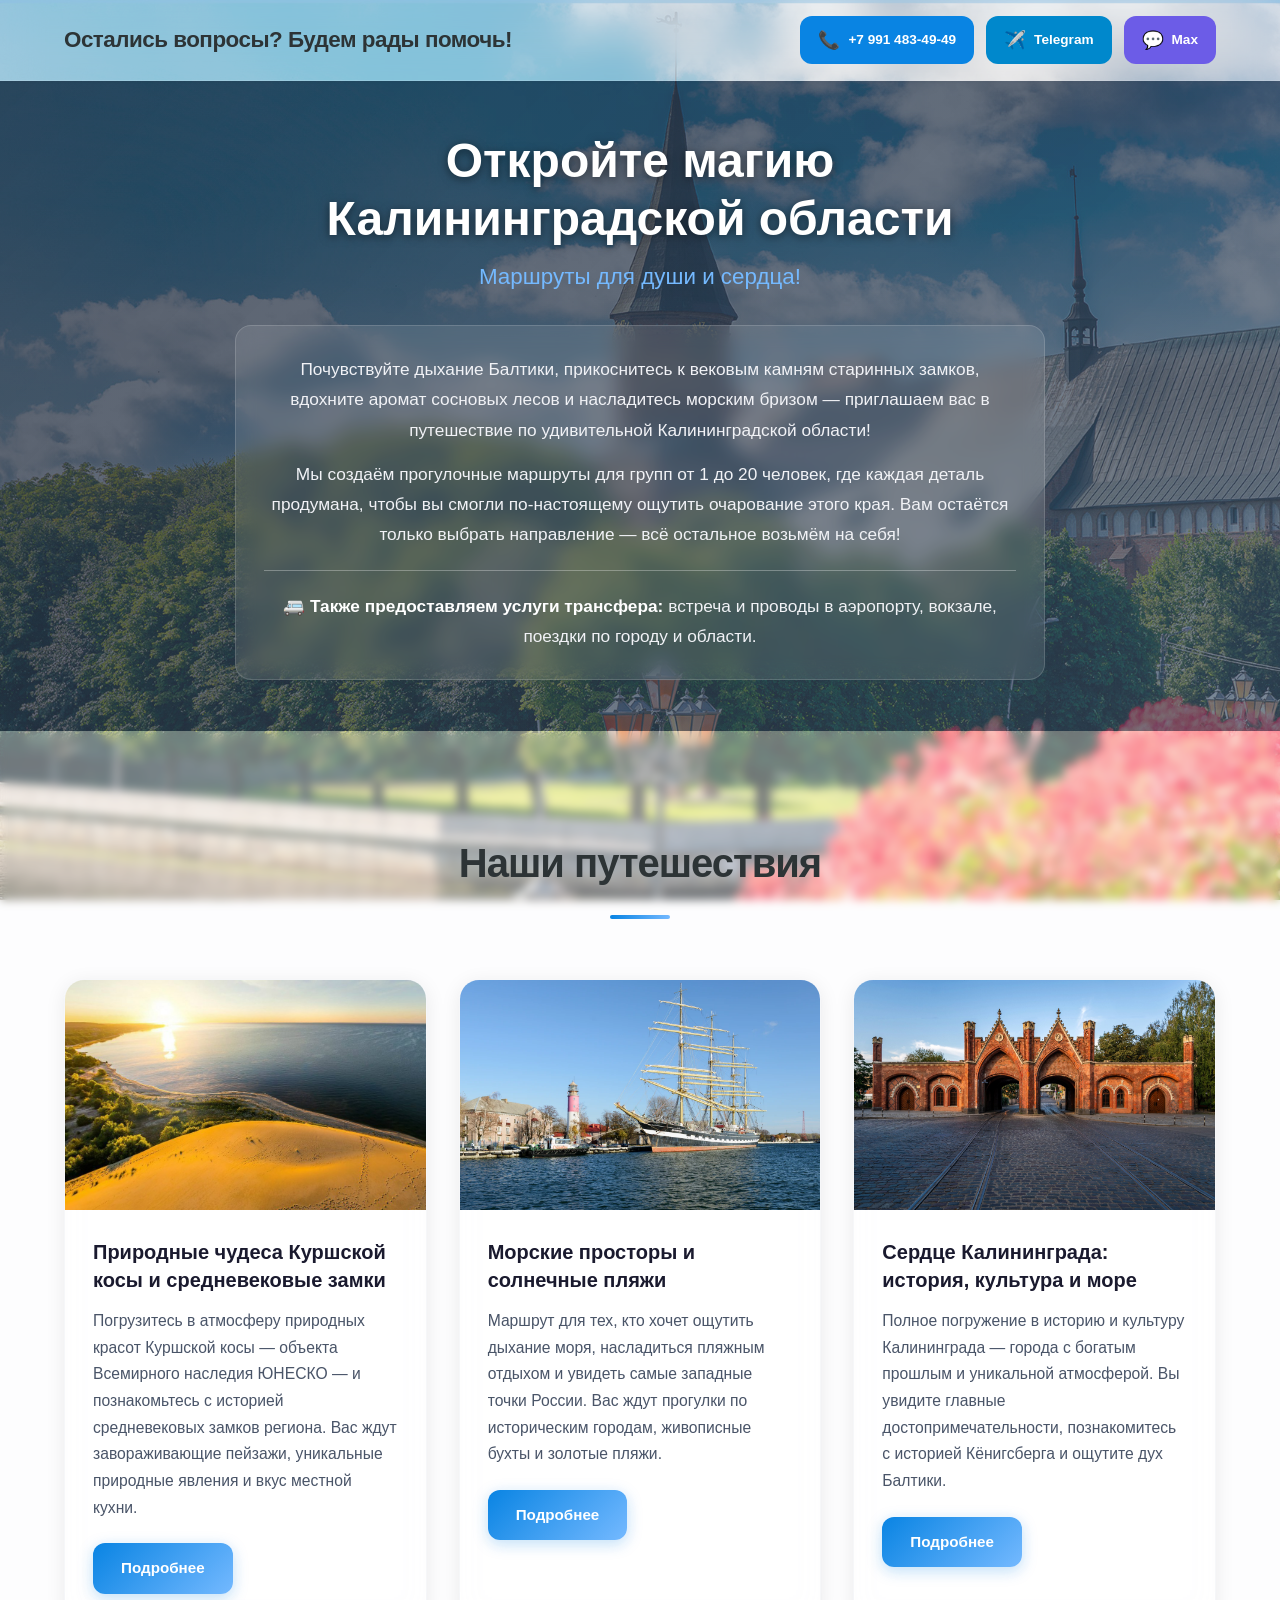
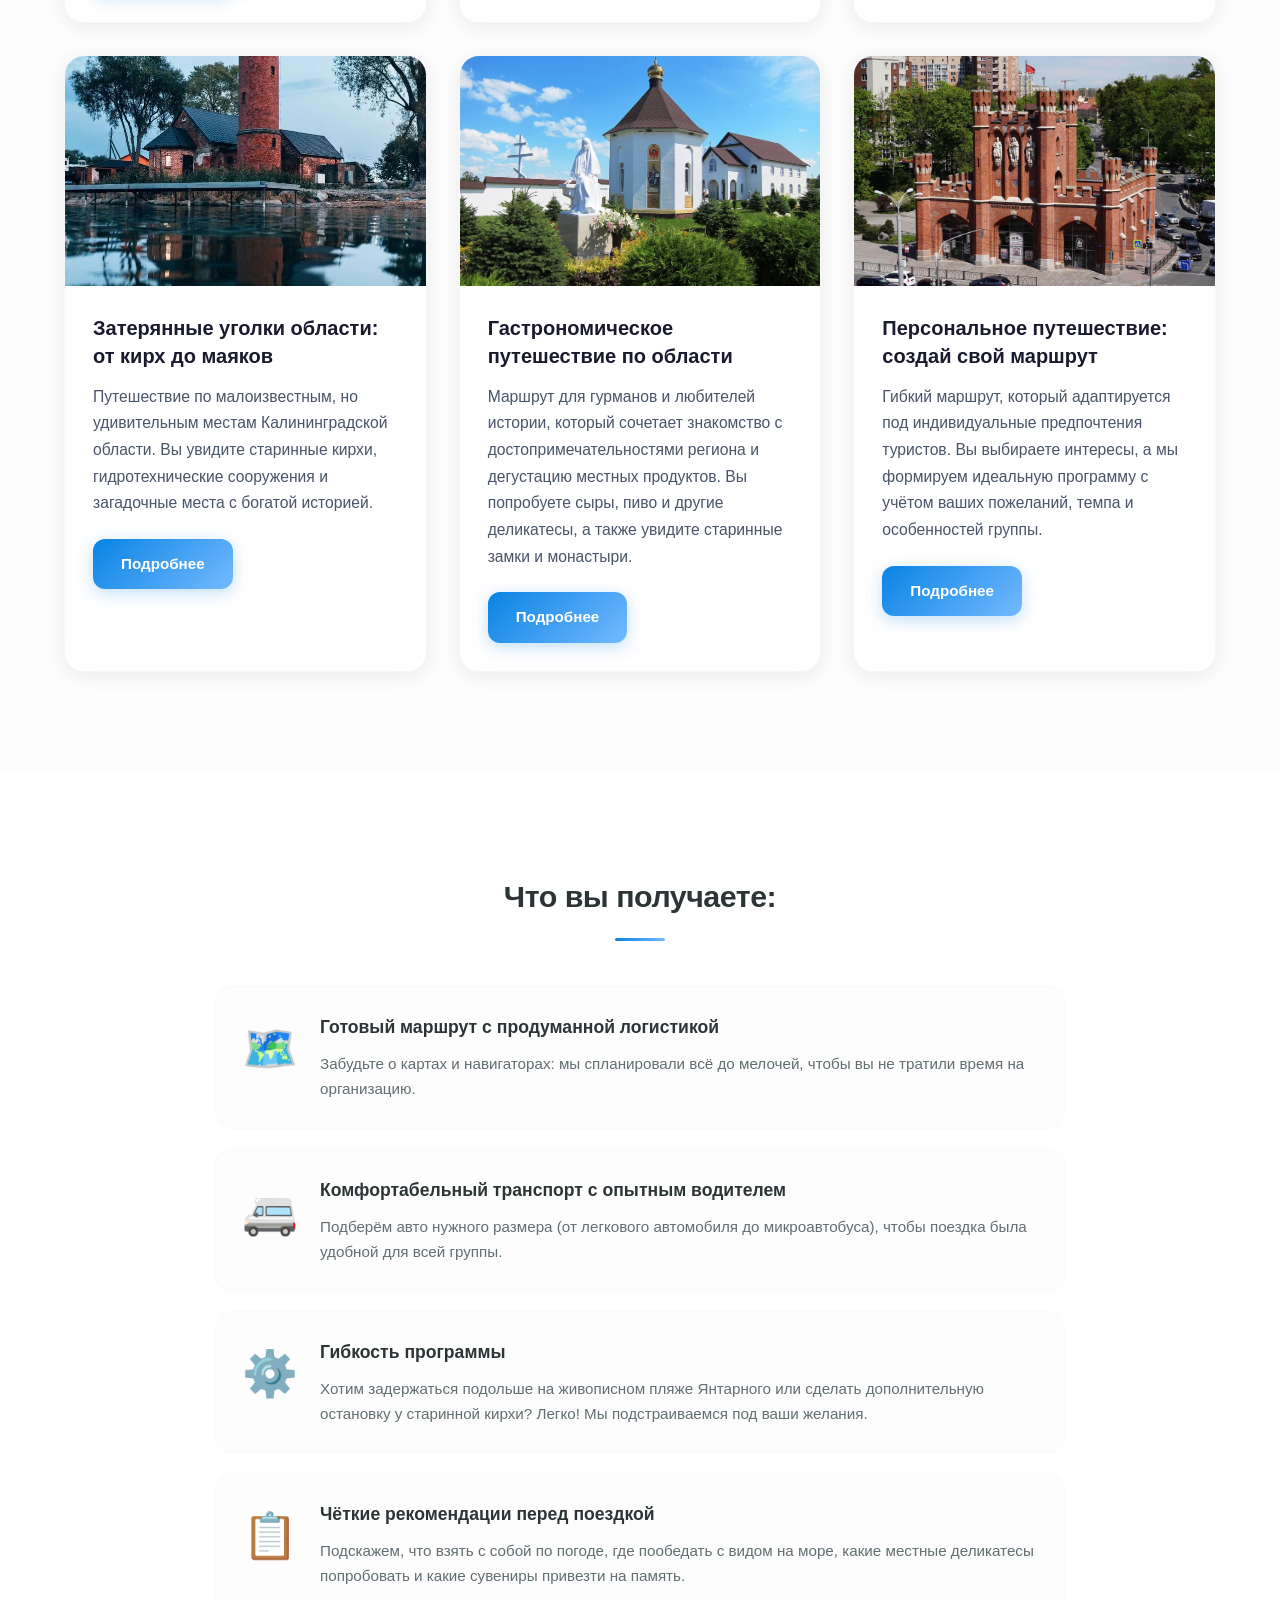
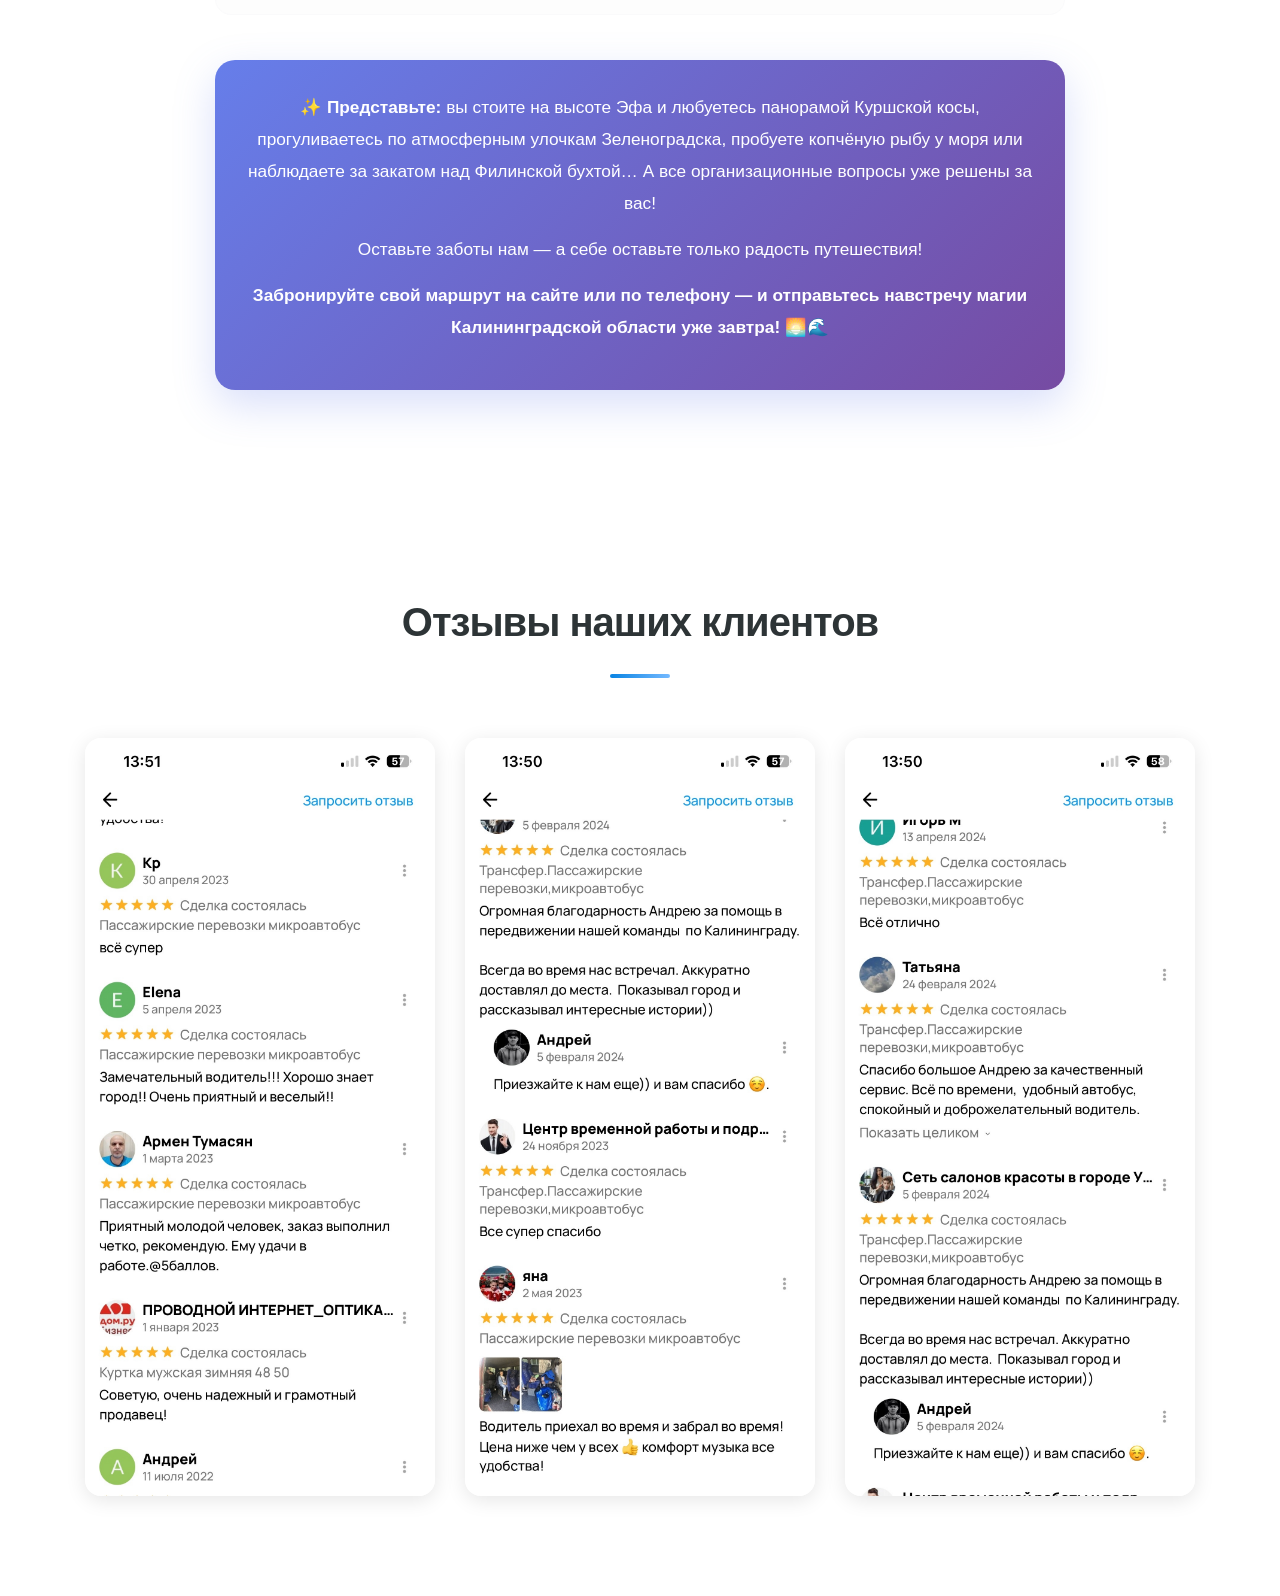
<file: index.html>
<!DOCTYPE html>
<html lang="ru">
<head>
    <meta charset="UTF-8">
    <meta name="viewport" content="width=device-width, initial-scale=1.0, maximum-scale=1.0, user-scalable=no">
    <meta name="description" content="Путешествия по Калининградской области — уникальные маршруты по Куршской косе, замкам и достопримечательностям">
    <meta name="apple-mobile-web-app-capable" content="yes">
    <meta name="apple-mobile-web-app-status-bar-style" content="black-translucent">
    <meta name="format-detection" content="telephone=no">
    <meta name="theme-color" content="#0984e3">
    <title>Прогулки по Калининграду | Путешествия по Калининградской области</title>
    <link rel="stylesheet" href="styles.css">
</head>
<body>
    <!-- Шапка с контактами -->
    <header class="header">
        <div class="container header-content">
            <div class="logo">
                <h1>Остались вопросы? Будем рады помочь!</h1>
            </div>
            <div class="contacts">
                <a href="tel:+79914834949" class="contact-link phone">
                    <span class="icon">📞</span>
                    <span>+7 991 483-49-49</span>
                </a>
                <a href="https://t.me/TravelKoenig" class="contact-link telegram" target="_blank" rel="noopener">
                    <span class="icon">✈️</span>
                    <span>Telegram</span>
                </a>
                <a href="https://max.ru/u/f9LHodD0cOI0Q3riG5p1h0fvbXR7h8BfbMCIhZy8dtgltUKm7D0QrIpbKLQ" class="contact-link max" target="_blank" rel="noopener">
                    <span class="icon">💬</span>
                    <span>Max</span>
                </a>
            </div>
        </div>
    </header>

    <!-- Главный баннер -->
    <section class="hero">
        <div class="hero-overlay"></div>
        <div class="hero-content">
            <h2>Откройте магию Калининградской области</h2>
            <p class="hero-subtitle">Маршруты для души и сердца!</p>
            <div class="hero-description">
                <p>Почувствуйте дыхание Балтики, прикоснитесь к вековым камням старинных замков, вдохните аромат сосновых лесов и насладитесь морским бризом — приглашаем вас в путешествие по удивительной Калининградской области!</p>
                <p>Мы создаём прогулочные маршруты для групп от 1 до 20 человек, где каждая деталь продумана, чтобы вы смогли по‑настоящему ощутить очарование этого края. Вам остаётся только выбрать направление — всё остальное возьмём на себя!</p>
                <p class="hero-transfer">🚐 <strong>Также предоставляем услуги трансфера:</strong> встреча и проводы в аэропорту, вокзале, поездки по городу и области.</p>
            </div>
        </div>
    </section>

    <!-- Варианты прогулок -->
    <section class="tours">
        <div class="container">
            <h2 class="section-title">Наши путешествия</h2>
            <div class="tours-grid">
                <!-- Тур 1 -->
                <article class="tour-card">
                    <a href="tour1.html" class="tour-link">
                        <div class="tour-image">
                            <img src="images/7.jpeg" alt="Куршская коса" loading="lazy">
                        </div>
                    </a>
                    <div class="tour-content">
                        <h3>Природные чудеса Куршской косы и средневековые замки</h3>
                        <p>Погрузитесь в атмосферу природных красот Куршской косы — объекта Всемирного наследия ЮНЕСКО — и познакомьтесь с историей средневековых замков региона. Вас ждут завораживающие пейзажи, уникальные природные явления и вкус местной кухни.</p>
                        <a href="tour1.html" class="btn">Подробнее</a>
                    </div>
                </article>

                <!-- Тур 2 -->
                <article class="tour-card">
                    <a href="tour2.html" class="tour-link">
                        <div class="tour-image">
                            <img src="images/23.jpg" alt="Морские просторы" loading="lazy">
                        </div>
                    </a>
                    <div class="tour-content">
                        <h3>Морские просторы и солнечные пляжи</h3>
                        <p>Маршрут для тех, кто хочет ощутить дыхание моря, насладиться пляжным отдыхом и увидеть самые западные точки России. Вас ждут прогулки по историческим городам, живописные бухты и золотые пляжи.</p>
                        <a href="tour2.html" class="btn">Подробнее</a>
                    </div>
                </article>

                <!-- Тур 3 -->
                <article class="tour-card">
                    <a href="tour3.html" class="tour-link">
                        <div class="tour-image">
                            <img src="images/31.jpg" alt="Калининград" loading="lazy">
                        </div>
                    </a>
                    <div class="tour-content">
                        <h3>Сердце Калининграда: история, культура и море</h3>
                        <p>Полное погружение в историю и культуру Калининграда — города с богатым прошлым и уникальной атмосферой. Вы увидите главные достопримечательности, познакомитесь с историей Кёнигсберга и ощутите дух Балтики.</p>
                        <a href="tour3.html" class="btn">Подробнее</a>
                    </div>
                </article>

                <!-- Тур 4 -->
                <article class="tour-card">
                    <a href="tour4.html" class="tour-link">
                        <div class="tour-image">
                            <img src="images/41.jpg" alt="Кирхи и маяки" loading="lazy">
                        </div>
                    </a>
                    <div class="tour-content">
                        <h3>Затерянные уголки области: от кирх до маяков</h3>
                        <p>Путешествие по малоизвестным, но удивительным местам Калининградской области. Вы увидите старинные кирхи, гидротехнические сооружения и загадочные места с богатой историей.</p>
                        <a href="tour4.html" class="btn">Подробнее</a>
                    </div>
                </article>

                <!-- Тур 5 -->
                <article class="tour-card">
                    <a href="tour5.html" class="tour-link">
                        <div class="tour-image">
                            <img src="images/51.jpg" alt="Гастрономический тур" loading="lazy">
                        </div>
                    </a>
                    <div class="tour-content">
                        <h3>Гастрономическое путешествие по области</h3>
                        <p>Маршрут для гурманов и любителей истории, который сочетает знакомство с достопримечательностями региона и дегустацию местных продуктов. Вы попробуете сыры, пиво и другие деликатесы, а также увидите старинные замки и монастыри.</p>
                        <a href="tour5.html" class="btn">Подробнее</a>
                    </div>
                </article>

                <!-- Тур 6 -->
                <article class="tour-card">
                    <a href="tour6.html" class="tour-link">
                        <div class="tour-image">
                            <img src="images/61.jpg" alt="Персональный тур" loading="lazy">
                        </div>
                    </a>
                    <div class="tour-content">
                        <h3>Персональное путешествие: создай свой маршрут</h3>
                        <p>Гибкий маршрут, который адаптируется под индивидуальные предпочтения туристов. Вы выбираете интересы, а мы формируем идеальную программу с учётом ваших пожеланий, темпа и особенностей группы.</p>
                        <a href="tour6.html" class="btn">Подробнее</a>
                    </div>
                </article>
            </div>
        </div>
    </section>

    <!-- Описание -->
    <section class="about">
        <div class="container">
            <div class="about-content">
                <h3 class="about-subtitle">Что вы получаете:</h3>
                <div class="features-list">
                    <div class="feature-item">
                        <div class="feature-icon">🗺️</div>
                        <div class="feature-text">
                            <h4>Готовый маршрут с продуманной логистикой</h4>
                            <p>Забудьте о картах и навигаторах: мы спланировали всё до мелочей, чтобы вы не тратили время на организацию.</p>
                        </div>
                    </div>
                    <div class="feature-item">
                        <div class="feature-icon">🚐</div>
                        <div class="feature-text">
                            <h4>Комфортабельный транспорт с опытным водителем</h4>
                            <p>Подберём авто нужного размера (от легкового автомобиля до микроавтобуса), чтобы поездка была удобной для всей группы.</p>
                        </div>
                    </div>
                    <div class="feature-item">
                        <div class="feature-icon">⚙️</div>
                        <div class="feature-text">
                            <h4>Гибкость программы</h4>
                            <p>Хотим задержаться подольше на живописном пляже Янтарного или сделать дополнительную остановку у старинной кирхи? Легко! Мы подстраиваемся под ваши желания.</p>
                        </div>
                    </div>
                    <div class="feature-item">
                        <div class="feature-icon">📋</div>
                        <div class="feature-text">
                            <h4>Чёткие рекомендации перед поездкой</h4>
                            <p>Подскажем, что взять с собой по погоде, где пообедать с видом на море, какие местные деликатесы попробовать и какие сувениры привезти на память.</p>
                        </div>
                    </div>
                </div>

                <div class="about-cta">
                    <p class="about-cta-text">✨ <strong>Представьте:</strong> вы стоите на высоте Эфа и любуетесь панорамой Куршской косы, прогуливаетесь по атмосферным улочкам Зеленоградска, пробуете копчёную рыбу у моря или наблюдаете за закатом над Филинской бухтой… А все организационные вопросы уже решены за вас!</p>
                    <p class="about-cta-text">Оставьте заботы нам — а себе оставьте только радость путешествия!</p>
                    <p class="about-cta-text"><strong>Забронируйте свой маршрут на сайте или по телефону — и отправьтесь навстречу магии Калининградской области уже завтра!</strong> 🌅🌊</p>
                </div>
            </div>
        </div>
    </section>

    <!-- Отзывы -->
    <section class="reviews">
        <div class="container">
            <h2 class="section-title">Отзывы наших клиентов</h2>
            <div class="reviews-images">
                <img src="images/11.jpg" alt="Отзывы клиентов 1" loading="lazy">
                <img src="images/12.jpg" alt="Отзывы клиентов 2" loading="lazy">
                <img src="images/13.jpg" alt="Отзывы клиентов 3" loading="lazy">
            </div>
        </div>
    </section>
</body>
</html>
</file>
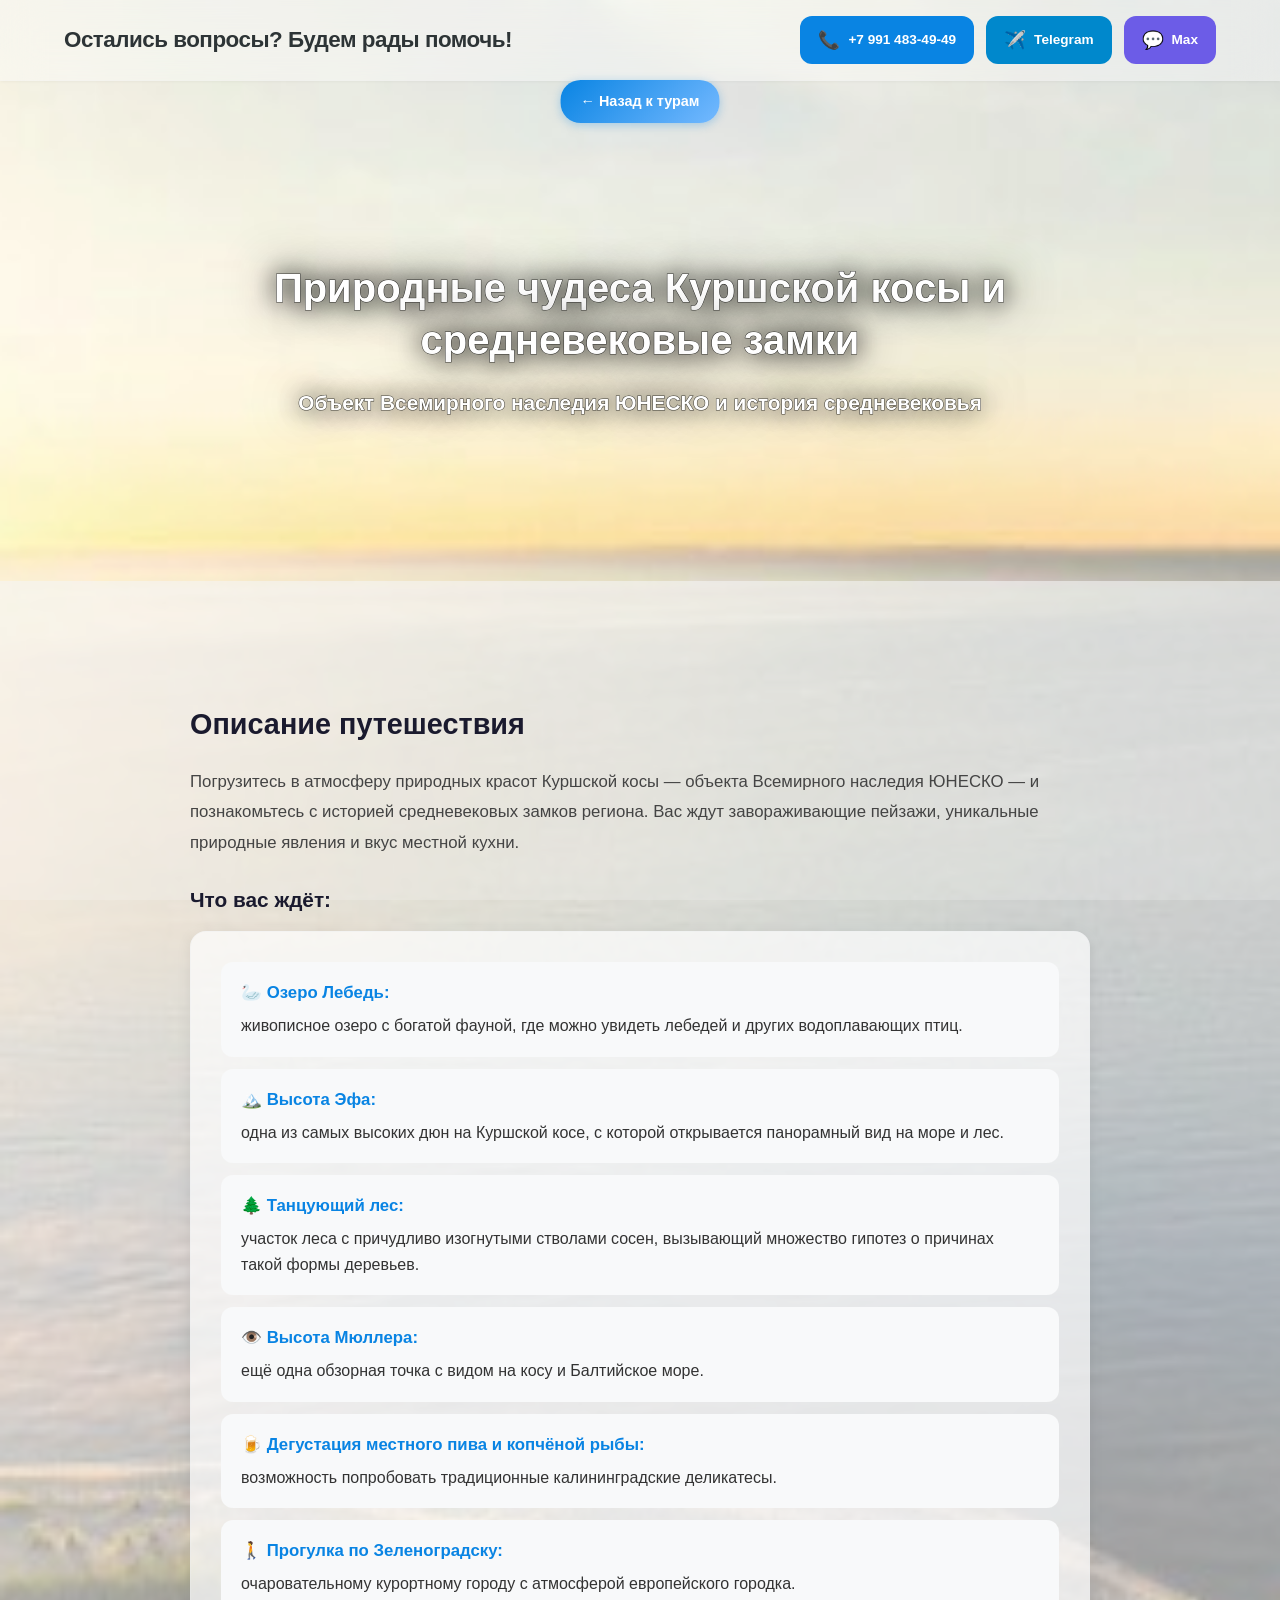
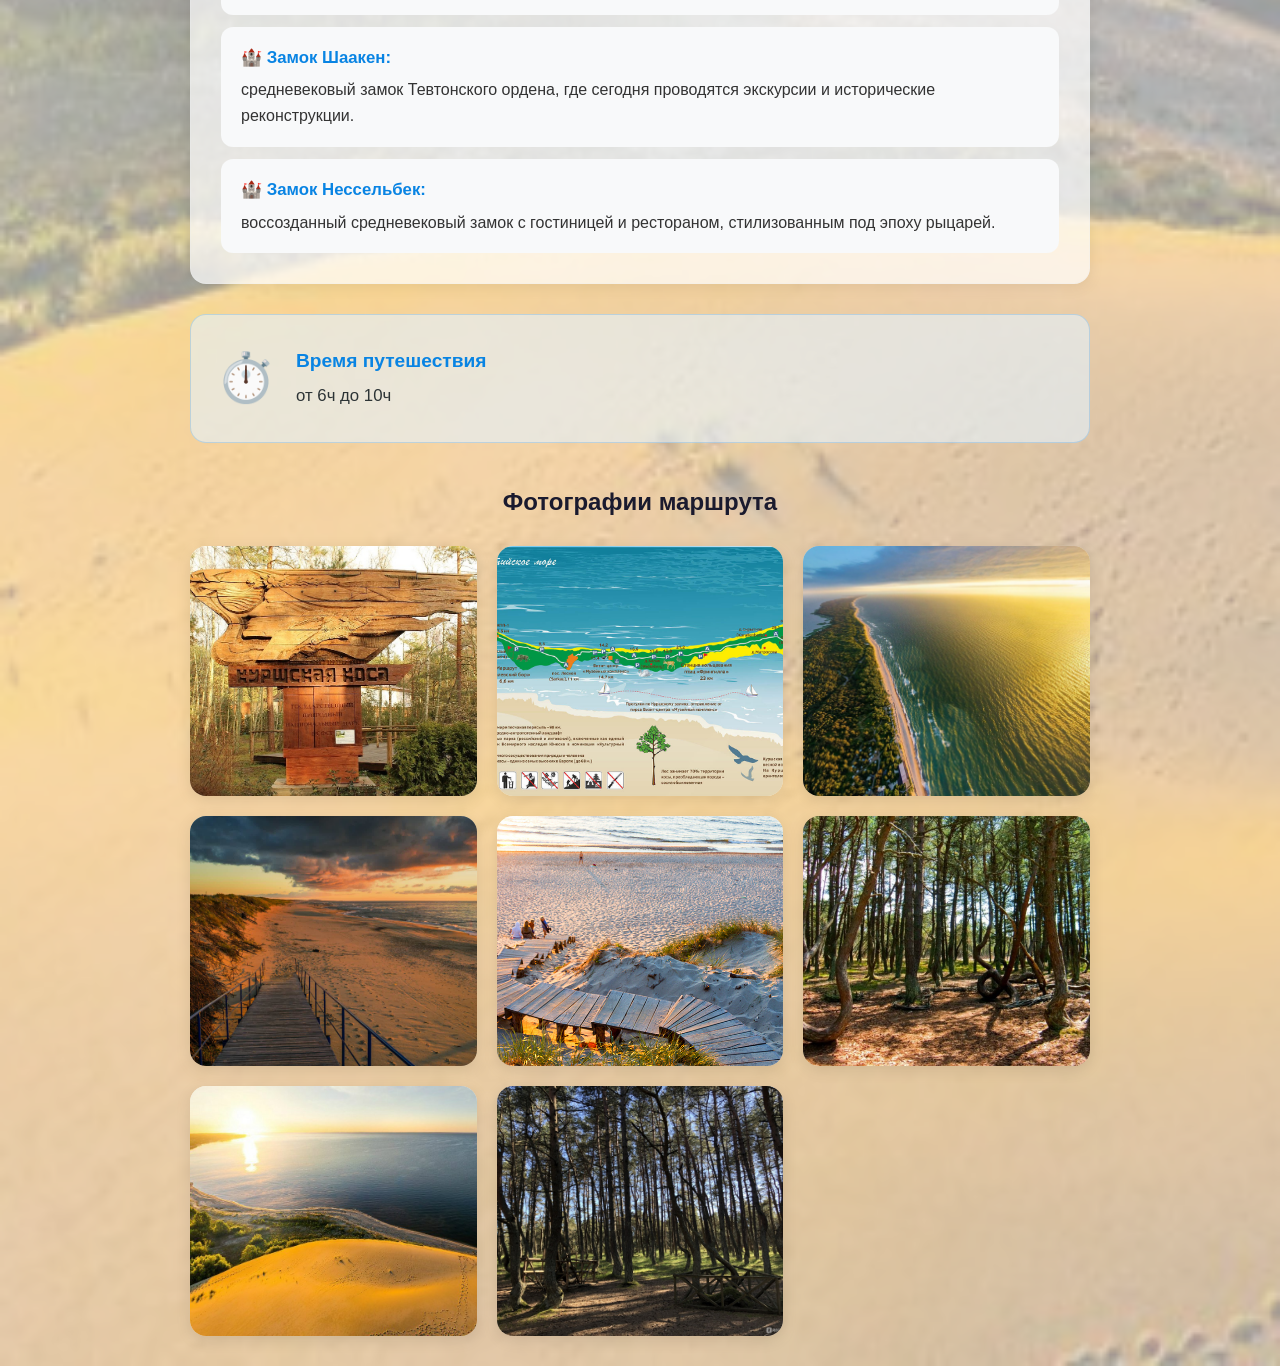
<file: tour1.html>
<!DOCTYPE html>
<html lang="ru">
<head>
    <meta charset="UTF-8">
    <meta name="viewport" content="width=device-width, initial-scale=1.0, maximum-scale=1.0, user-scalable=no">
    <meta name="description" content="Природные чудеса Куршской косы и средневековые замки — путешествие по объекту Всемирного наследия ЮНЕСКО и замкам Тевтонского ордена">
    <meta name="apple-mobile-web-app-capable" content="yes">
    <meta name="apple-mobile-web-app-status-bar-style" content="black-translucent">
    <meta name="format-detection" content="telephone=no">
    <meta name="theme-color" content="#0984e3">
    <title>Природные чудеса Куршской косы и средневековые замки | Прогулки по Калининграду</title>
    <link rel="stylesheet" href="styles.css">
    <link rel="stylesheet" href="tour-page.css">
    <style>
        body {
            background: #1a1a2e;
            background-image: url('images/7.jpeg');
            background-repeat: no-repeat;
            background-position: center center;
            background-size: cover;
            background-attachment: scroll;
            -webkit-background-size: cover;
            -webkit-background-attachment: scroll;
            min-height: 100vh;
        }
        .tour-hero {
            background: transparent;
            min-height: 500px;
            padding-top: 20px;
        }
        .tour-hero-overlay { display: none; }
        .tour-hero-content {
            background: transparent;
            padding: 40px 20px;
        }
        .tour-hero-content h1,
        .tour-hero-content p {
            text-shadow: 0 0 25px rgba(0,0,0,1), 0 0 50px rgba(0,0,0,0.9);
            -webkit-text-stroke: 1px rgba(0,0,0,0.7);
            paint-order: stroke fill;
        }
    </style>
</head>
<body>
    <!-- Шапка с контактами -->
    <header class="header">
        <div class="container header-content">
            <div class="logo">
                <h1>Остались вопросы? Будем рады помочь!</h1>
            </div>
            <div class="contacts">
                <a href="tel:+79914834949" class="contact-link phone">
                    <span class="icon">📞</span>
                    <span>+7 991 483-49-49</span>
                </a>
                <a href="https://t.me/TravelKoenig" class="contact-link telegram" target="_blank" rel="noopener">
                    <span class="icon">✈️</span>
                    <span>Telegram</span>
                </a>
                <a href="https://max.ru/u/f9LHodD0cOI0Q3riG5p1h0fvbXR7h8BfbMCIhZy8dtgltUKm7D0QrIpbKLQ" class="contact-link max" target="_blank" rel="noopener">
                    <span class="icon">💬</span>
                    <span>Max</span>
                </a>
            </div>
        </div>
    </header>

    <!-- Кнопка назад -->
    <a href="index.html" class="btn-back">← Назад к турам</a>

    <!-- Заголовок тура -->
    <section class="tour-hero">
        <div class="tour-hero-content">
            <h1>Природные чудеса Куршской косы и средневековые замки</h1>
            <p>Объект Всемирного наследия ЮНЕСКО и история средневековья</p>
        </div>
    </section>

    <!-- Основной контент -->
    <section class="tour-details">
        <div class="container">
            <div class="tour-info-grid">
                <div class="tour-description">
                    <h2>Описание путешествия</h2>
                    <p>Погрузитесь в атмосферу природных красот Куршской косы — объекта Всемирного наследия ЮНЕСКО — и познакомьтесь с историей средневековых замков региона. Вас ждут завораживающие пейзажи, уникальные природные явления и вкус местной кухни.</p>

                    <h3>Что вас ждёт:</h3>
                    <ul class="highlights">
                        <li><strong>🦢 Озеро Лебедь:</strong> живописное озеро с богатой фауной, где можно увидеть лебедей и других водоплавающих птиц.</li>
                        <li><strong>🏔️ Высота Эфа:</strong> одна из самых высоких дюн на Куршской косе, с которой открывается панорамный вид на море и лес.</li>
                        <li><strong>🌲 Танцующий лес:</strong> участок леса с причудливо изогнутыми стволами сосен, вызывающий множество гипотез о причинах такой формы деревьев.</li>
                        <li><strong>👁️ Высота Мюллера:</strong> ещё одна обзорная точка с видом на косу и Балтийское море.</li>
                        <li><strong>🍺 Дегустация местного пива и копчёной рыбы:</strong> возможность попробовать традиционные калининградские деликатесы.</li>
                        <li><strong>🚶 Прогулка по Зеленоградску:</strong> очаровательному курортному городу с атмосферой европейского городка.</li>
                        <li><strong>🏰 Замок Шаакен:</strong> средневековый замок Тевтонского ордена, где сегодня проводятся экскурсии и исторические реконструкции.</li>
                        <li><strong>🏰 Замок Нессельбек:</strong> воссозданный средневековый замок с гостиницей и рестораном, стилизованным под эпоху рыцарей.</li>
                    </ul>

                    <div class="tour-info-block">
                        <div class="info-item">
                            <span class="info-icon">⏱️</span>
                            <div class="info-content">
                                <h4>Время путешествия</h4>
                                <p>от 6ч до 10ч</p>
                            </div>
                        </div>
                    </div>

                    <div class="tour-gallery">
                        <h3>Фотографии маршрута</h3>
                        <div class="gallery-grid">
                            <div class="gallery-item"><img src="images/1.jpg" alt="Куршская коса 1" loading="lazy" onclick="openModal(0)"></div>
                            <div class="gallery-item"><img src="images/2.jpg" alt="Куршская коса 2" loading="lazy" onclick="openModal(1)"></div>
                            <div class="gallery-item"><img src="images/3.jpg" alt="Куршская коса 3" loading="lazy" onclick="openModal(2)"></div>
                            <div class="gallery-item"><img src="images/4.jpeg" alt="Куршская коса 4" loading="lazy" onclick="openModal(3)"></div>
                            <div class="gallery-item"><img src="images/5.jpg" alt="Куршская коса 5" loading="lazy" onclick="openModal(4)"></div>
                            <div class="gallery-item"><img src="images/6.jpg" alt="Куршская коса 6" loading="lazy" onclick="openModal(5)"></div>
                            <div class="gallery-item"><img src="images/7.jpeg" alt="Куршская коса 7" loading="lazy" onclick="openModal(6)"></div>
                            <div class="gallery-item"><img src="images/8.jpeg" alt="Куршская коса 8" loading="lazy" onclick="openModal(7)"></div>
                        </div>
                    </div>

                    <!-- Модальное окно -->
                    <div id="imageModal" class="modal" onclick="closeModal()">
                        <span class="modal-close" onclick="closeModal(); event.stopPropagation();">&times;</span>
                        <button class="modal-prev" onclick="changeImage(-1); event.stopPropagation();">&#10094;</button>
                        <img class="modal-content" id="modalImage" onclick="event.stopPropagation();">
                        <button class="modal-next" onclick="changeImage(1); event.stopPropagation();">&#10095;</button>
                    </div>
                </div>
            </div>
        </div>
    </section>

    <script>
        const images = ['images/1.jpg', 'images/2.jpg', 'images/3.jpg', 'images/4.jpeg', 'images/5.jpg', 'images/6.jpg', 'images/7.jpeg', 'images/8.jpeg'];
        let currentIndex = 0;

        function openModal(index) {
            currentIndex = index;
            document.getElementById('modalImage').src = images[currentIndex];
            document.getElementById('imageModal').style.display = 'flex';
            document.body.style.overflow = 'hidden';
        }

        function closeModal() {
            document.getElementById('imageModal').style.display = 'none';
            document.body.style.overflow = 'auto';
        }

        function changeImage(direction) {
            currentIndex += direction;
            if (currentIndex < 0) currentIndex = images.length - 1;
            if (currentIndex >= images.length) currentIndex = 0;
            document.getElementById('modalImage').src = images[currentIndex];
        }

        document.addEventListener('keydown', function(e) {
            if (e.key === 'Escape') closeModal();
            if (e.key === 'ArrowLeft') changeImage(-1);
            if (e.key === 'ArrowRight') changeImage(1);
        });
    </script>
</body>
</html>
</file>
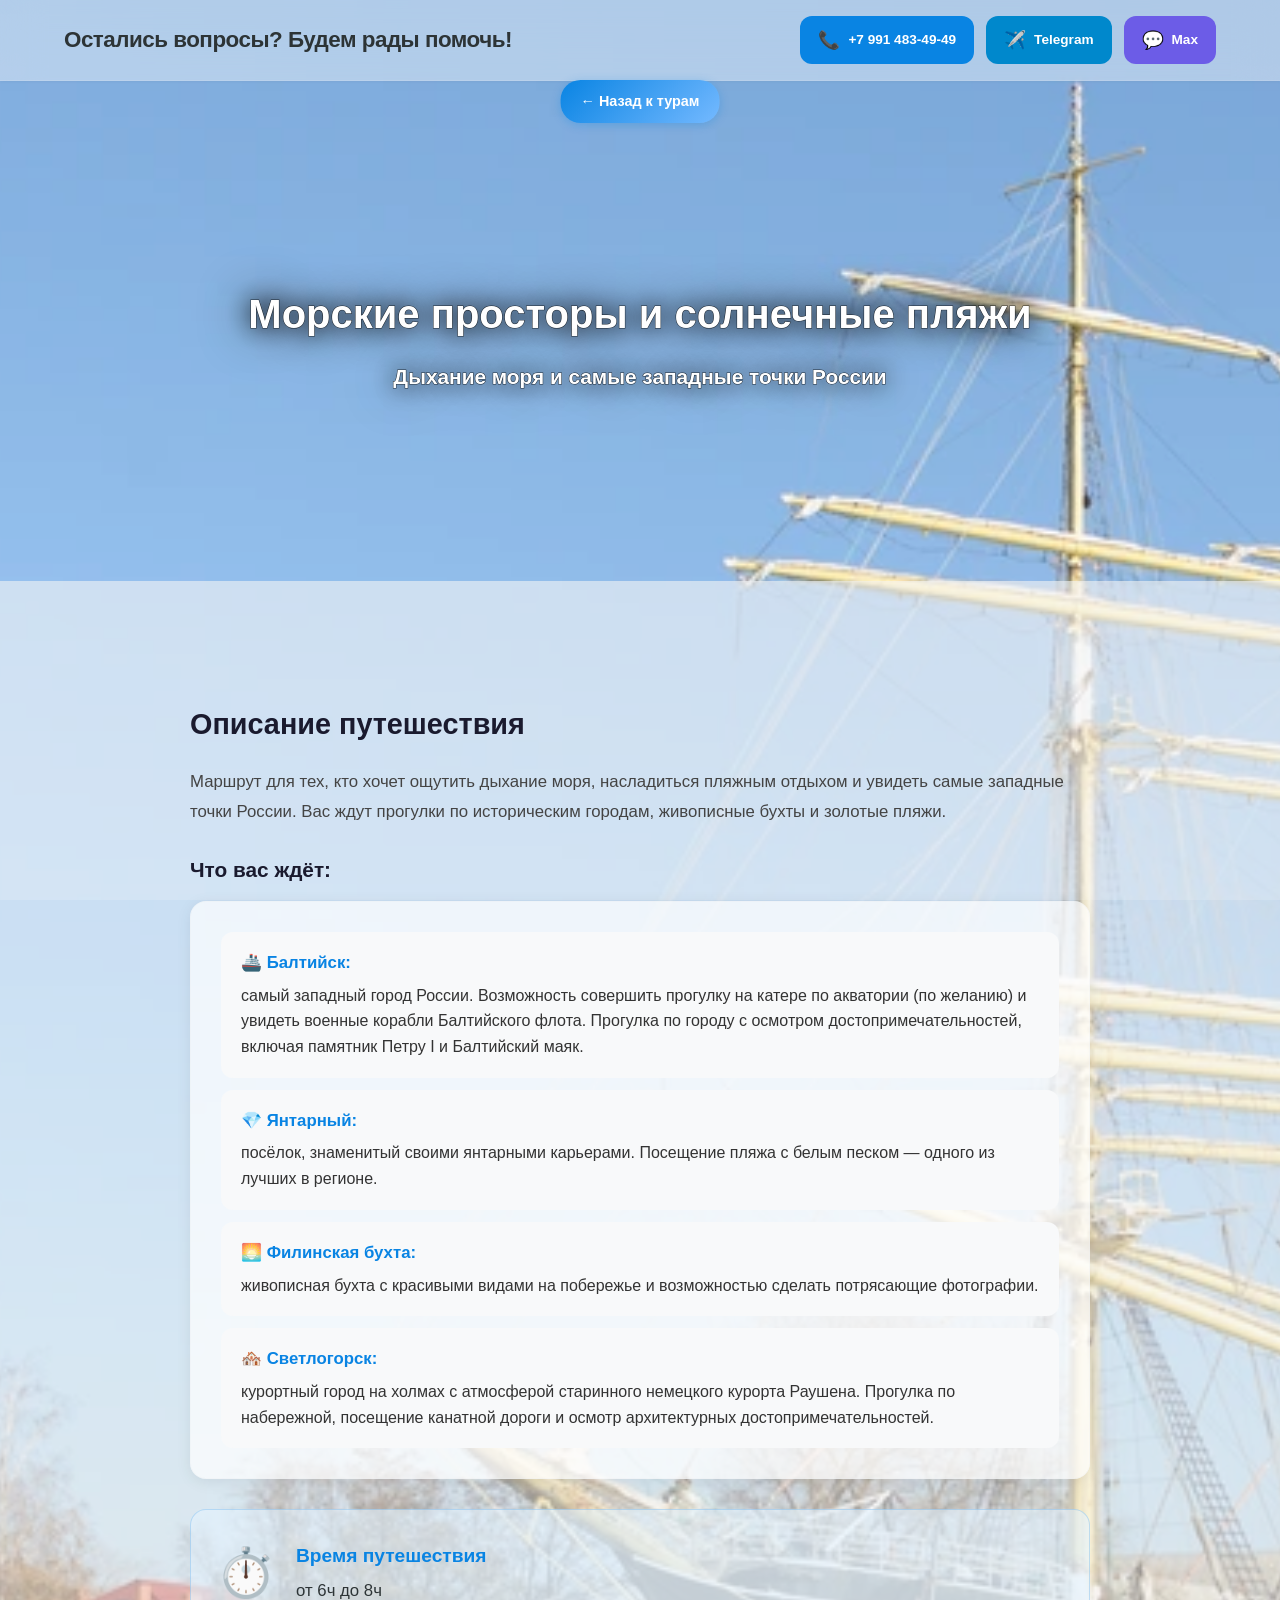
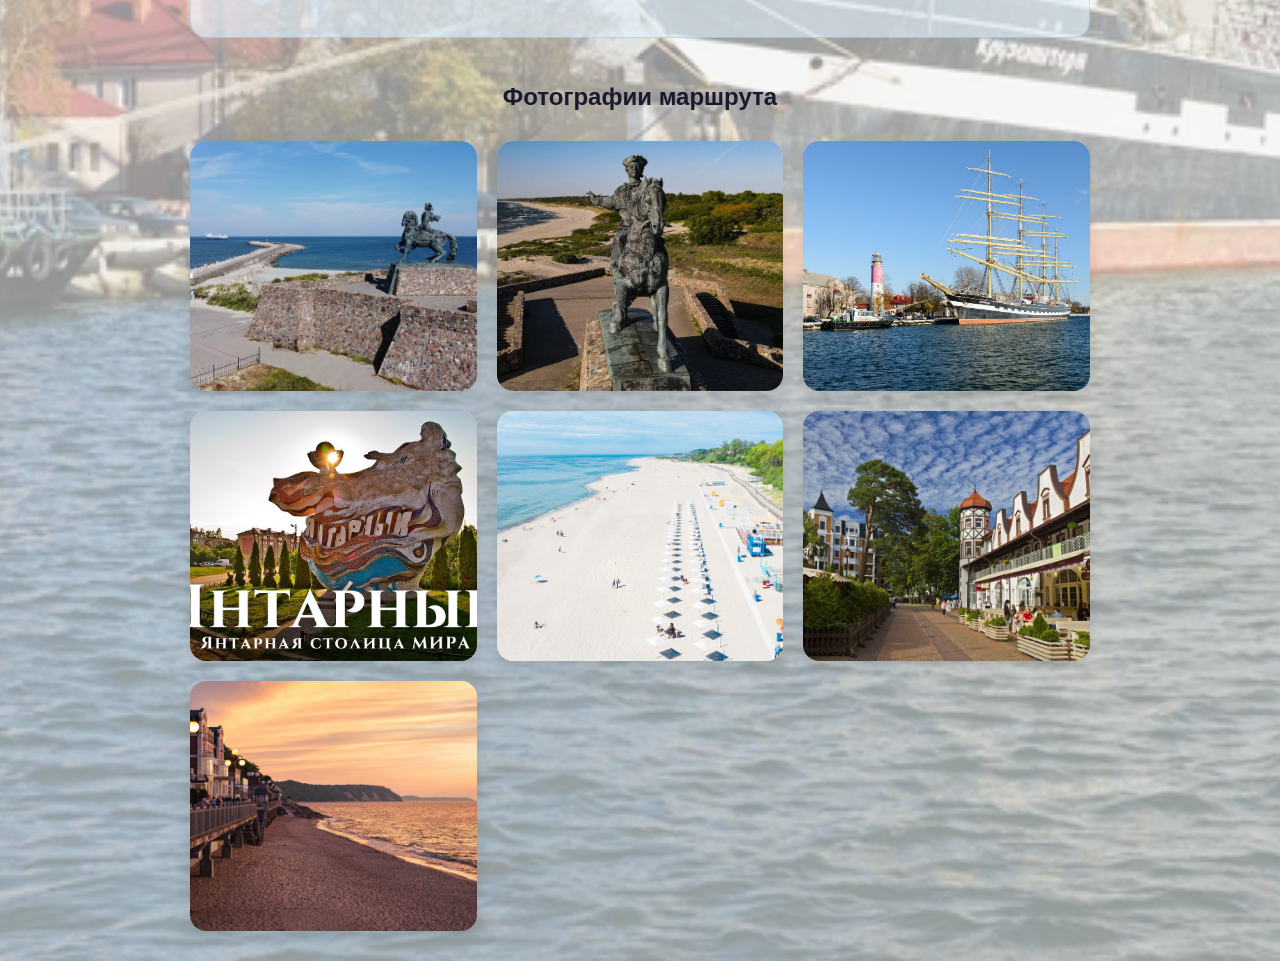
<file: tour2.html>
<!DOCTYPE html>
<html lang="ru">
<head>
    <meta charset="UTF-8">
    <meta name="viewport" content="width=device-width, initial-scale=1.0, maximum-scale=1.0, user-scalable=no">
    <meta name="description" content="Морские просторы и солнечные пляжи — путешествие по побережью Балтийского моря и курортным городам">
    <meta name="apple-mobile-web-app-capable" content="yes">
    <meta name="apple-mobile-web-app-status-bar-style" content="black-translucent">
    <meta name="format-detection" content="telephone=no">
    <meta name="theme-color" content="#0984e3">
    <title>Морские просторы и солнечные пляжи | Прогулки по Калининграду</title>
    <link rel="stylesheet" href="styles.css">
    <link rel="stylesheet" href="tour-page.css">
    <style>
        body {
            background: #1a1a2e;
            background-image: url('images/23.jpg');
            background-repeat: no-repeat;
            background-position: center center;
            background-size: cover;
            background-attachment: scroll;
            -webkit-background-size: cover;
            -webkit-background-attachment: scroll;
            min-height: 100vh;
        }
        .tour-hero {
            background: transparent;
            min-height: 500px;
            padding-top: 20px;
        }
        .tour-hero-overlay { display: none; }
        .tour-hero-content {
            background: transparent;
            padding: 40px 20px;
        }
        .tour-hero-content h1,
        .tour-hero-content p {
            text-shadow: 0 0 25px rgba(0,0,0,1), 0 0 50px rgba(0,0,0,0.9);
            -webkit-text-stroke: 1px rgba(0,0,0,0.7);
            paint-order: stroke fill;
        }
    </style>
</head>
<body>
    <!-- Шапка с контактами -->
    <header class="header">
        <div class="container header-content">
            <div class="logo">
                <h1>Остались вопросы? Будем рады помочь!</h1>
            </div>
            <div class="contacts">
                <a href="tel:+79914834949" class="contact-link phone">
                    <span class="icon">📞</span>
                    <span>+7 991 483-49-49</span>
                </a>
                <a href="https://t.me/TravelKoenig" class="contact-link telegram" target="_blank" rel="noopener">
                    <span class="icon">✈️</span>
                    <span>Telegram</span>
                </a>
                <a href="https://max.ru/u/f9LHodD0cOI0Q3riG5p1h0fvbXR7h8BfbMCIhZy8dtgltUKm7D0QrIpbKLQ" class="contact-link max" target="_blank" rel="noopener">
                    <span class="icon">💬</span>
                    <span>Max</span>
                </a>
            </div>
        </div>
    </header>

    <!-- Кнопка назад -->
    <a href="index.html" class="btn-back">← Назад к турам</a>

    <!-- Заголовок тура -->
    <section class="tour-hero">
        <div class="tour-hero-content">
            <h1>Морские просторы и солнечные пляжи</h1>
            <p>Дыхание моря и самые западные точки России</p>
        </div>
    </section>

    <!-- Основной контент -->
    <section class="tour-details">
        <div class="container">
            <div class="tour-info-grid">
                <div class="tour-description">
                    <h2>Описание путешествия</h2>
                    <p>Маршрут для тех, кто хочет ощутить дыхание моря, насладиться пляжным отдыхом и увидеть самые западные точки России. Вас ждут прогулки по историческим городам, живописные бухты и золотые пляжи.</p>

                    <h3>Что вас ждёт:</h3>
                    <ul class="highlights">
                        <li><strong>🚢 Балтийск:</strong> самый западный город России. Возможность совершить прогулку на катере по акватории (по желанию) и увидеть военные корабли Балтийского флота. Прогулка по городу с осмотром достопримечательностей, включая памятник Петру I и Балтийский маяк.</li>
                        <li><strong>💎 Янтарный:</strong> посёлок, знаменитый своими янтарными карьерами. Посещение пляжа с белым песком — одного из лучших в регионе.</li>
                        <li><strong>🌅 Филинская бухта:</strong> живописная бухта с красивыми видами на побережье и возможностью сделать потрясающие фотографии.</li>
                        <li><strong>🏘️ Светлогорск:</strong> курортный город на холмах с атмосферой старинного немецкого курорта Раушена. Прогулка по набережной, посещение канатной дороги и осмотр архитектурных достопримечательностей.</li>
                    </ul>

                    <div class="tour-info-block">
                        <div class="info-item">
                            <span class="info-icon">⏱️</span>
                            <div class="info-content">
                                <h4>Время путешествия</h4>
                                <p>от 6ч до 8ч</p>
                            </div>
                        </div>
                    </div>

                    <div class="tour-gallery">
                        <h3>Фотографии маршрута</h3>
                        <div class="gallery-grid">
                            <div class="gallery-item"><img src="images/21.jpg" alt="Морские просторы 1" loading="lazy" onclick="openModal(0)"></div>
                            <div class="gallery-item"><img src="images/22.jpg" alt="Морские просторы 2" loading="lazy" onclick="openModal(1)"></div>
                            <div class="gallery-item"><img src="images/23.jpg" alt="Морские просторы 3" loading="lazy" onclick="openModal(2)"></div>
                            <div class="gallery-item"><img src="images/24.jpg" alt="Морские просторы 4" loading="lazy" onclick="openModal(3)"></div>
                            <div class="gallery-item"><img src="images/25.jpg" alt="Морские просторы 5" loading="lazy" onclick="openModal(4)"></div>
                            <div class="gallery-item"><img src="images/26.jpg" alt="Морские просторы 6" loading="lazy" onclick="openModal(5)"></div>
                            <div class="gallery-item"><img src="images/27.jpg" alt="Морские просторы 7" loading="lazy" onclick="openModal(6)"></div>
                        </div>
                    </div>

                    <!-- Модальное окно -->
                    <div id="imageModal" class="modal" onclick="closeModal()">
                        <span class="modal-close" onclick="closeModal(); event.stopPropagation();">&times;</span>
                        <button class="modal-prev" onclick="changeImage(-1); event.stopPropagation();">&#10094;</button>
                        <img class="modal-content" id="modalImage" onclick="event.stopPropagation();">
                        <button class="modal-next" onclick="changeImage(1); event.stopPropagation();">&#10095;</button>
                    </div>
                </div>
            </div>
        </div>
    </section>

    <script>
        const images = ['images/21.jpg', 'images/22.jpg', 'images/23.jpg', 'images/24.jpg', 'images/25.jpg', 'images/26.jpg', 'images/27.jpg'];
        let currentIndex = 0;

        function openModal(index) {
            currentIndex = index;
            document.getElementById('modalImage').src = images[currentIndex];
            document.getElementById('imageModal').style.display = 'flex';
            document.body.style.overflow = 'hidden';
        }

        function closeModal() {
            document.getElementById('imageModal').style.display = 'none';
            document.body.style.overflow = 'auto';
        }

        function changeImage(direction) {
            currentIndex += direction;
            if (currentIndex < 0) currentIndex = images.length - 1;
            if (currentIndex >= images.length) currentIndex = 0;
            document.getElementById('modalImage').src = images[currentIndex];
        }

        document.addEventListener('keydown', function(e) {
            if (e.key === 'Escape') closeModal();
            if (e.key === 'ArrowLeft') changeImage(-1);
            if (e.key === 'ArrowRight') changeImage(1);
        });
    </script>
</body>
</html>
</file>
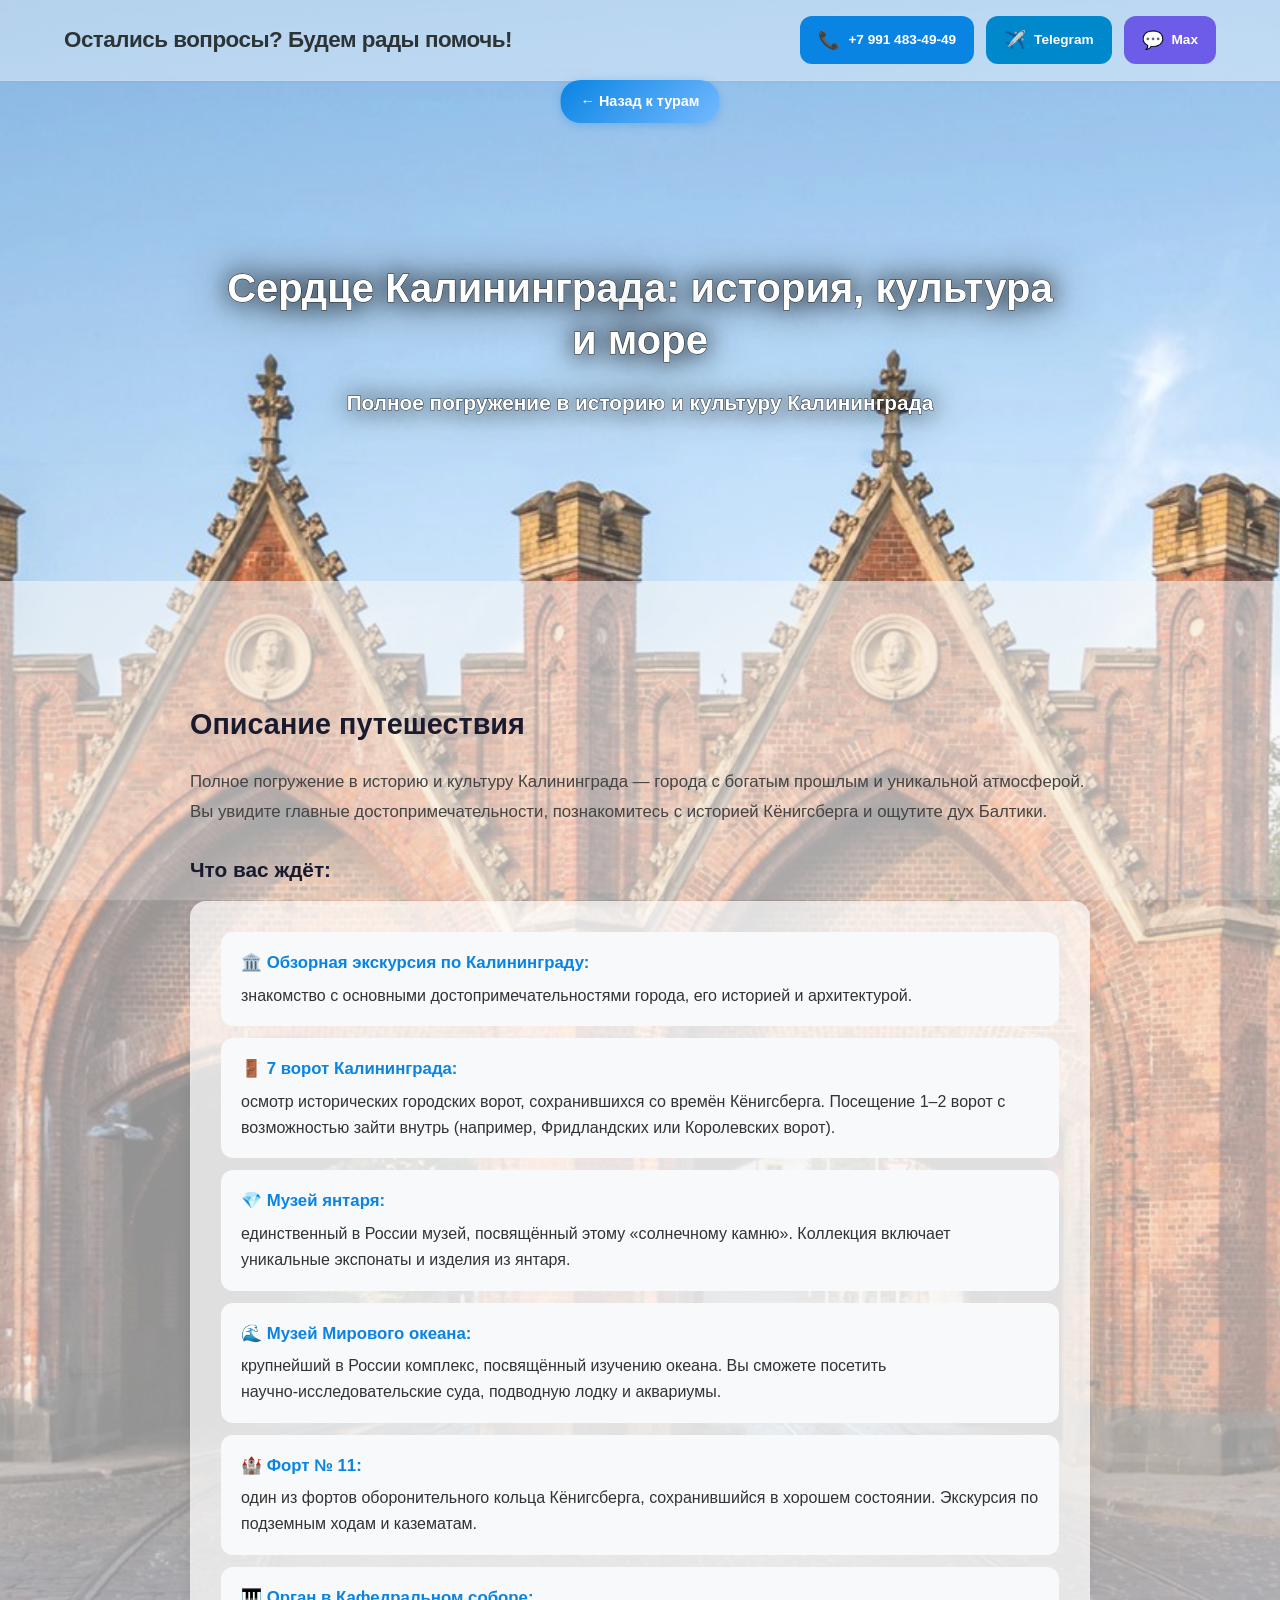
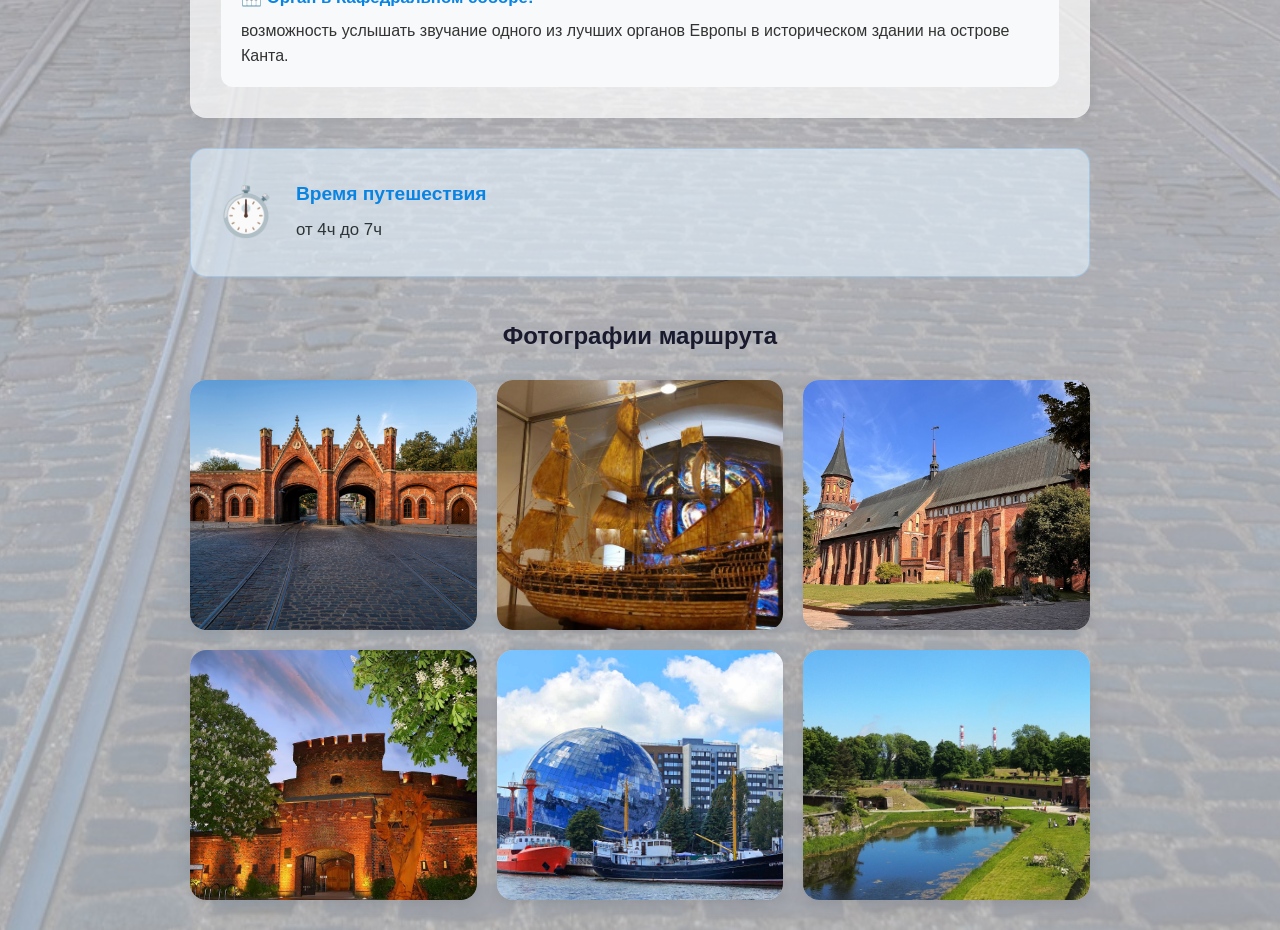
<file: tour3.html>
<!DOCTYPE html>
<html lang="ru">
<head>
    <meta charset="UTF-8">
    <meta name="viewport" content="width=device-width, initial-scale=1.0, maximum-scale=1.0, user-scalable=no">
    <meta name="description" content="Сердце Калининграда: история, культура и море — путешествие по главным достопримечательностям города">
    <meta name="apple-mobile-web-app-capable" content="yes">
    <meta name="apple-mobile-web-app-status-bar-style" content="black-translucent">
    <meta name="format-detection" content="telephone=no">
    <meta name="theme-color" content="#0984e3">
    <title>Сердце Калининграда: история, культура и море | Прогулки по Калининграду</title>
    <link rel="stylesheet" href="styles.css">
    <link rel="stylesheet" href="tour-page.css">
    <style>
        body {
            background: #1a1a2e;
            background-image: url('images/31.jpg');
            background-repeat: no-repeat;
            background-position: center center;
            background-size: cover;
            background-attachment: scroll;
            -webkit-background-size: cover;
            -webkit-background-attachment: scroll;
            min-height: 100vh;
        }
        .tour-hero {
            background: transparent;
            min-height: 500px;
            padding-top: 20px;
        }
        .tour-hero-overlay { display: none; }
        .tour-hero-content {
            background: transparent;
            padding: 40px 20px;
        }
        .tour-hero-content h1,
        .tour-hero-content p {
            text-shadow: 0 0 25px rgba(0,0,0,1), 0 0 50px rgba(0,0,0,0.9);
            -webkit-text-stroke: 1px rgba(0,0,0,0.7);
            paint-order: stroke fill;
        }
    </style>
</head>
<body>
    <!-- Шапка с контактами -->
    <header class="header">
        <div class="container header-content">
            <div class="logo">
                <h1>Остались вопросы? Будем рады помочь!</h1>
            </div>
            <div class="contacts">
                <a href="tel:+79914834949" class="contact-link phone">
                    <span class="icon">📞</span>
                    <span>+7 991 483-49-49</span>
                </a>
                <a href="https://t.me/TravelKoenig" class="contact-link telegram" target="_blank" rel="noopener">
                    <span class="icon">✈️</span>
                    <span>Telegram</span>
                </a>
                <a href="https://max.ru/u/f9LHodD0cOI0Q3riG5p1h0fvbXR7h8BfbMCIhZy8dtgltUKm7D0QrIpbKLQ" class="contact-link max" target="_blank" rel="noopener">
                    <span class="icon">💬</span>
                    <span>Max</span>
                </a>
            </div>
        </div>
    </header>

    <!-- Кнопка назад -->
    <a href="index.html" class="btn-back">← Назад к турам</a>

    <!-- Заголовок тура -->
    <section class="tour-hero">
        <div class="tour-hero-content">
            <h1>Сердце Калининграда: история, культура и море</h1>
            <p>Полное погружение в историю и культуру Калининграда</p>
        </div>
    </section>

    <!-- Основной контент -->
    <section class="tour-details">
        <div class="container">
            <div class="tour-info-grid">
                <div class="tour-description">
                    <h2>Описание путешествия</h2>
                    <p>Полное погружение в историю и культуру Калининграда — города с богатым прошлым и уникальной атмосферой. Вы увидите главные достопримечательности, познакомитесь с историей Кёнигсберга и ощутите дух Балтики.</p>

                    <h3>Что вас ждёт:</h3>
                    <ul class="highlights">
                        <li><strong>🏛️ Обзорная экскурсия по Калининграду:</strong> знакомство с основными достопримечательностями города, его историей и архитектурой.</li>
                        <li><strong>🚪 7 ворот Калининграда:</strong> осмотр исторических городских ворот, сохранившихся со времён Кёнигсберга. Посещение 1–2 ворот с возможностью зайти внутрь (например, Фридландских или Королевских ворот).</li>
                        <li><strong>💎 Музей янтаря:</strong> единственный в России музей, посвящённый этому «солнечному камню». Коллекция включает уникальные экспонаты и изделия из янтаря.</li>
                        <li><strong>🌊 Музей Мирового океана:</strong> крупнейший в России комплекс, посвящённый изучению океана. Вы сможете посетить научно‑исследовательские суда, подводную лодку и аквариумы.</li>
                        <li><strong>🏰 Форт № 11:</strong> один из фортов оборонительного кольца Кёнигсберга, сохранившийся в хорошем состоянии. Экскурсия по подземным ходам и казематам.</li>
                        <li><strong>🎹 Орган в Кафедральном соборе:</strong> возможность услышать звучание одного из лучших органов Европы в историческом здании на острове Канта.</li>
                    </ul>

                    <div class="tour-info-block">
                        <div class="info-item">
                            <span class="info-icon">⏱️</span>
                            <div class="info-content">
                                <h4>Время путешествия</h4>
                                <p>от 4ч до 7ч</p>
                            </div>
                        </div>
                    </div>

                    <div class="tour-gallery">
                        <h3>Фотографии маршрута</h3>
                        <div class="gallery-grid">
                            <div class="gallery-item"><img src="images/31.jpg" alt="Калининград 1" loading="lazy" onclick="openModal(0)"></div>
                            <div class="gallery-item"><img src="images/32.jpg" alt="Калининград 2" loading="lazy" onclick="openModal(1)"></div>
                            <div class="gallery-item"><img src="images/33.jpg" alt="Калининград 3" loading="lazy" onclick="openModal(2)"></div>
                            <div class="gallery-item"><img src="images/34.jpg" alt="Калининград 4" loading="lazy" onclick="openModal(3)"></div>
                            <div class="gallery-item"><img src="images/35.jpg" alt="Калининград 5" loading="lazy" onclick="openModal(4)"></div>
                            <div class="gallery-item"><img src="images/36.jpg" alt="Калининград 6" loading="lazy" onclick="openModal(5)"></div>
                        </div>
                    </div>

                    <!-- Модальное окно -->
                    <div id="imageModal" class="modal" onclick="closeModal()">
                        <span class="modal-close" onclick="closeModal(); event.stopPropagation();">&times;</span>
                        <button class="modal-prev" onclick="changeImage(-1); event.stopPropagation();">&#10094;</button>
                        <img class="modal-content" id="modalImage" onclick="event.stopPropagation();">
                        <button class="modal-next" onclick="changeImage(1); event.stopPropagation();">&#10095;</button>
                    </div>
                </div>
            </div>
        </div>
    </section>

    <script>
        const images = ['images/31.jpg', 'images/32.jpg', 'images/33.jpg', 'images/34.jpg', 'images/35.jpg', 'images/36.jpg'];
        let currentIndex = 0;

        function openModal(index) {
            currentIndex = index;
            document.getElementById('modalImage').src = images[currentIndex];
            document.getElementById('imageModal').style.display = 'flex';
            document.body.style.overflow = 'hidden';
        }

        function closeModal() {
            document.getElementById('imageModal').style.display = 'none';
            document.body.style.overflow = 'auto';
        }

        function changeImage(direction) {
            currentIndex += direction;
            if (currentIndex < 0) currentIndex = images.length - 1;
            if (currentIndex >= images.length) currentIndex = 0;
            document.getElementById('modalImage').src = images[currentIndex];
        }

        document.addEventListener('keydown', function(e) {
            if (e.key === 'Escape') closeModal();
            if (e.key === 'ArrowLeft') changeImage(-1);
            if (e.key === 'ArrowRight') changeImage(1);
        });
    </script>
</body>
</html>
</file>
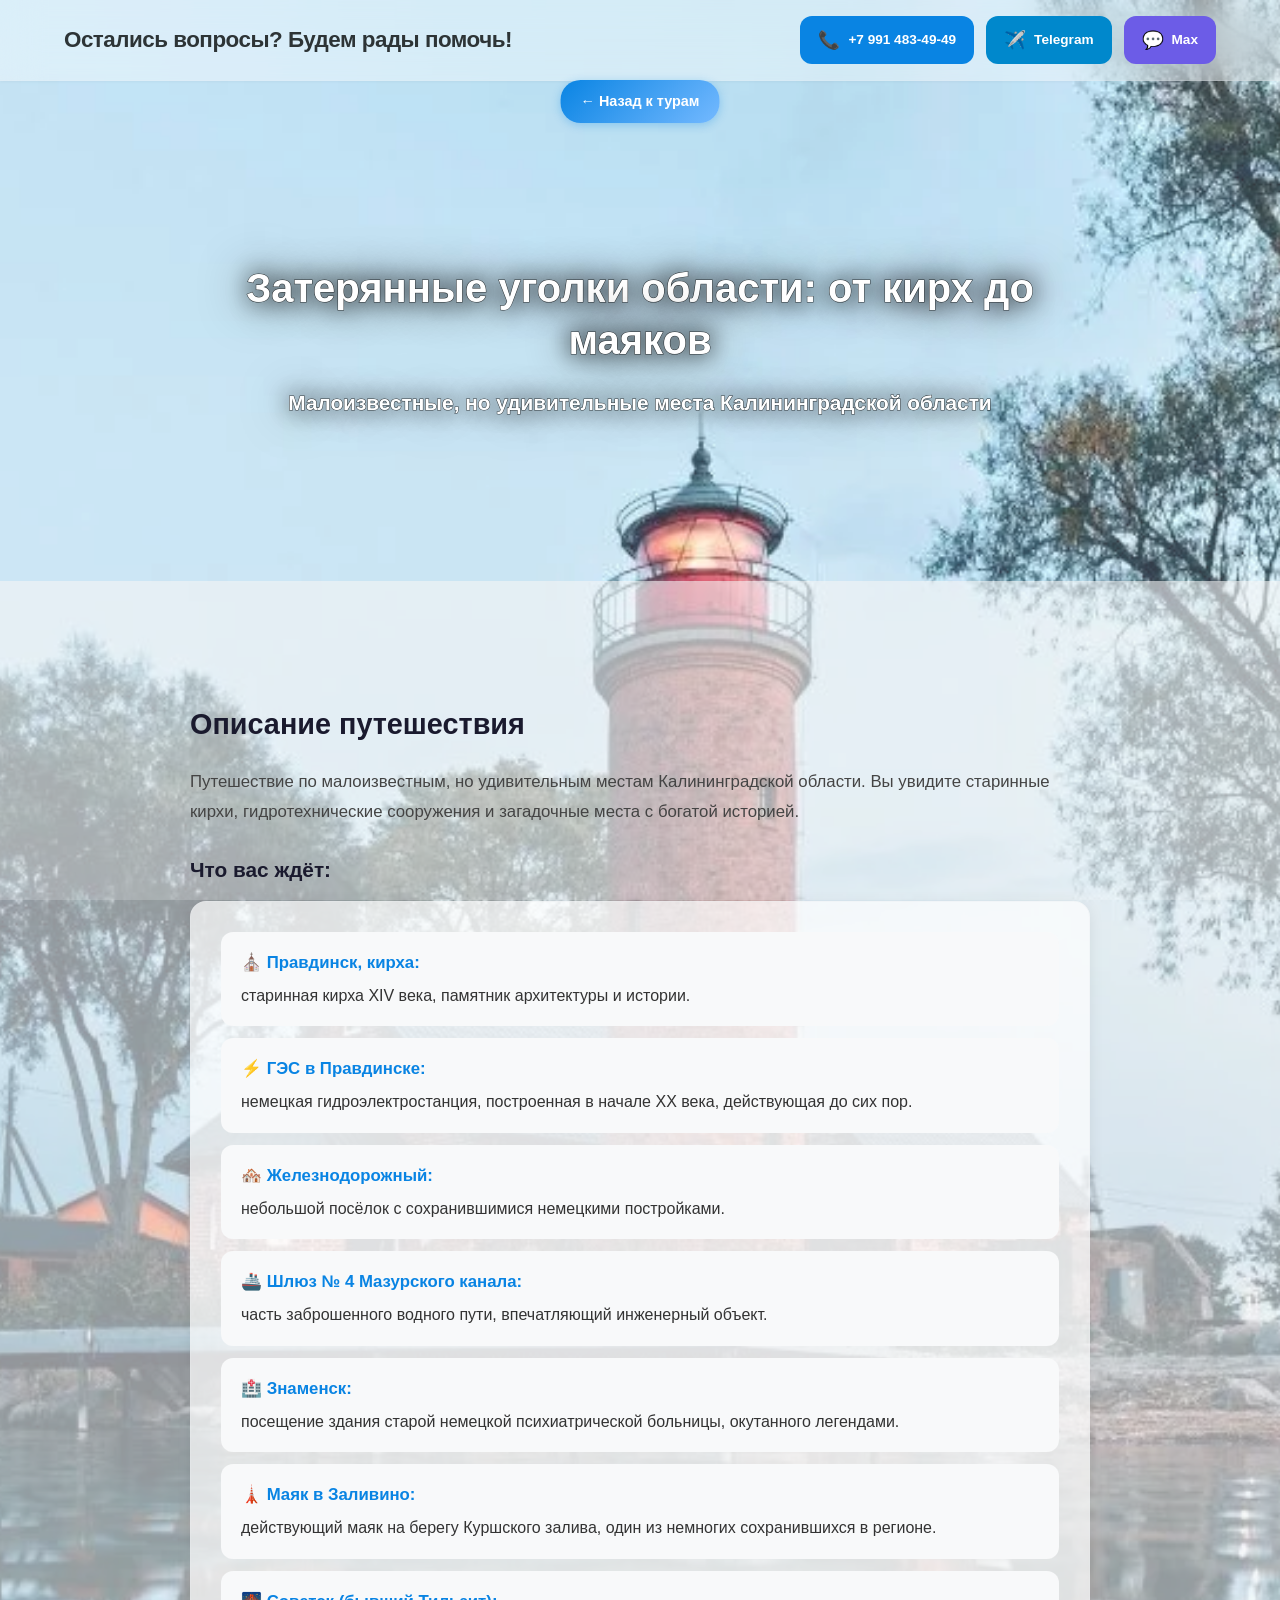
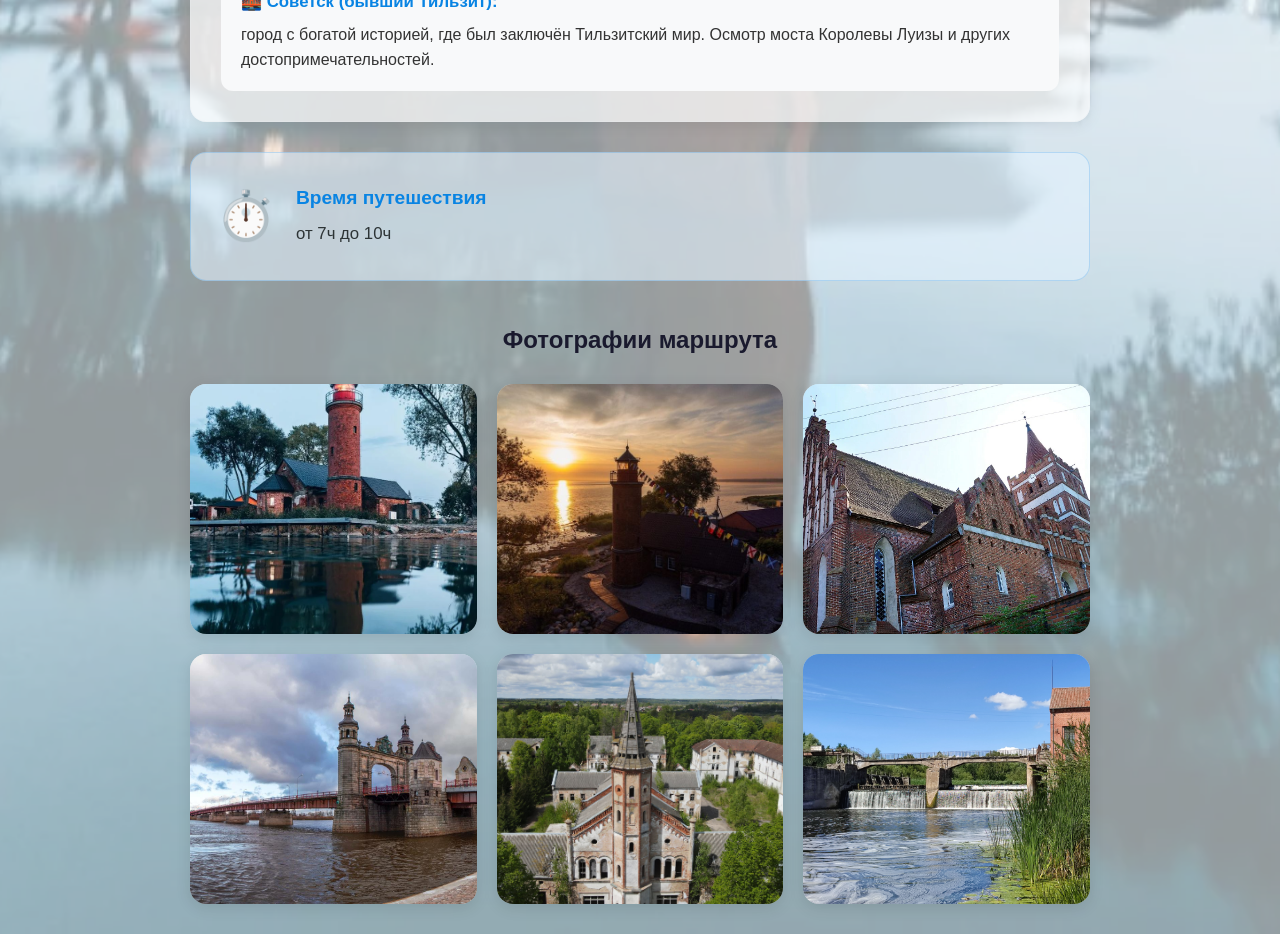
<file: tour4.html>
<!DOCTYPE html>
<html lang="ru">
<head>
    <meta charset="UTF-8">
    <meta name="viewport" content="width=device-width, initial-scale=1.0, maximum-scale=1.0, user-scalable=no">
    <meta name="description" content="Затерянные уголки области: от кирх до маяков — путешествие по малоизвестным местам Калининградской области">
    <meta name="apple-mobile-web-app-capable" content="yes">
    <meta name="apple-mobile-web-app-status-bar-style" content="black-translucent">
    <meta name="format-detection" content="telephone=no">
    <meta name="theme-color" content="#0984e3">
    <title>Затерянные уголки области: от кирх до маяков | Прогулки по Калининграду</title>
    <link rel="stylesheet" href="styles.css">
    <link rel="stylesheet" href="tour-page.css">
    <style>
        body {
            background: #1a1a2e;
            background-image: url('images/41.jpg');
            background-repeat: no-repeat;
            background-position: center center;
            background-size: cover;
            background-attachment: scroll;
            -webkit-background-size: cover;
            -webkit-background-attachment: scroll;
            min-height: 100vh;
        }
        .tour-hero {
            background: transparent;
            min-height: 500px;
            padding-top: 20px;
        }
        .tour-hero-overlay { display: none; }
        .tour-hero-content {
            background: transparent;
            padding: 40px 20px;
        }
        .tour-hero-content h1,
        .tour-hero-content p {
            text-shadow: 0 0 25px rgba(0,0,0,1), 0 0 50px rgba(0,0,0,0.9);
            -webkit-text-stroke: 1px rgba(0,0,0,0.7);
            paint-order: stroke fill;
        }
    </style>
</head>
<body>
    <!-- Шапка с контактами -->
    <header class="header">
        <div class="container header-content">
            <div class="logo">
                <h1>Остались вопросы? Будем рады помочь!</h1>
            </div>
            <div class="contacts">
                <a href="tel:+79914834949" class="contact-link phone">
                    <span class="icon">📞</span>
                    <span>+7 991 483-49-49</span>
                </a>
                <a href="https://t.me/TravelKoenig" class="contact-link telegram" target="_blank" rel="noopener">
                    <span class="icon">✈️</span>
                    <span>Telegram</span>
                </a>
                <a href="https://max.ru/u/f9LHodD0cOI0Q3riG5p1h0fvbXR7h8BfbMCIhZy8dtgltUKm7D0QrIpbKLQ" class="contact-link max" target="_blank" rel="noopener">
                    <span class="icon">💬</span>
                    <span>Max</span>
                </a>
            </div>
        </div>
    </header>

    <!-- Кнопка назад -->
    <a href="index.html" class="btn-back">← Назад к турам</a>

    <!-- Заголовок тура -->
    <section class="tour-hero">
        <div class="tour-hero-content">
            <h1>Затерянные уголки области: от кирх до маяков</h1>
            <p>Малоизвестные, но удивительные места Калининградской области</p>
        </div>
    </section>

    <!-- Основной контент -->
    <section class="tour-details">
        <div class="container">
            <div class="tour-info-grid">
                <div class="tour-description">
                    <h2>Описание путешествия</h2>
                    <p>Путешествие по малоизвестным, но удивительным местам Калининградской области. Вы увидите старинные кирхи, гидротехнические сооружения и загадочные места с богатой историей.</p>

                    <h3>Что вас ждёт:</h3>
                    <ul class="highlights">
                        <li><strong>⛪ Правдинск, кирха:</strong> старинная кирха XIV века, памятник архитектуры и истории.</li>
                        <li><strong>⚡ ГЭС в Правдинске:</strong> немецкая гидроэлектростанция, построенная в начале XX века, действующая до сих пор.</li>
                        <li><strong>🏘️ Железнодорожный:</strong> небольшой посёлок с сохранившимися немецкими постройками.</li>
                        <li><strong>🚢 Шлюз № 4 Мазурского канала:</strong> часть заброшенного водного пути, впечатляющий инженерный объект.</li>
                        <li><strong>🏥 Знаменск:</strong> посещение здания старой немецкой психиатрической больницы, окутанного легендами.</li>
                        <li><strong>🗼 Маяк в Заливино:</strong> действующий маяк на берегу Куршского залива, один из немногих сохранившихся в регионе.</li>
                        <li><strong>🌉 Советск (бывший Тильзит):</strong> город с богатой историей, где был заключён Тильзитский мир. Осмотр моста Королевы Луизы и других достопримечательностей.</li>
                    </ul>

                    <div class="tour-info-block">
                        <div class="info-item">
                            <span class="info-icon">⏱️</span>
                            <div class="info-content">
                                <h4>Время путешествия</h4>
                                <p>от 7ч до 10ч</p>
                            </div>
                        </div>
                    </div>

                    <div class="tour-gallery">
                        <h3>Фотографии маршрута</h3>
                        <div class="gallery-grid">
                            <div class="gallery-item"><img src="images/41.jpg" alt="Кирхи и маяки 1" loading="lazy" onclick="openModal(0)"></div>
                            <div class="gallery-item"><img src="images/42.jpg" alt="Кирхи и маяки 2" loading="lazy" onclick="openModal(1)"></div>
                            <div class="gallery-item"><img src="images/43.jpg" alt="Кирхи и маяки 3" loading="lazy" onclick="openModal(2)"></div>
                            <div class="gallery-item"><img src="images/44.jpg" alt="Кирхи и маяки 4" loading="lazy" onclick="openModal(3)"></div>
                            <div class="gallery-item"><img src="images/45.jpg" alt="Кирхи и маяки 5" loading="lazy" onclick="openModal(4)"></div>
                            <div class="gallery-item"><img src="images/46.jpg" alt="Кирхи и маяки 6" loading="lazy" onclick="openModal(5)"></div>
                        </div>
                    </div>

                    <!-- Модальное окно -->
                    <div id="imageModal" class="modal" onclick="closeModal()">
                        <span class="modal-close" onclick="closeModal(); event.stopPropagation();">&times;</span>
                        <button class="modal-prev" onclick="changeImage(-1); event.stopPropagation();">&#10094;</button>
                        <img class="modal-content" id="modalImage" onclick="event.stopPropagation();">
                        <button class="modal-next" onclick="changeImage(1); event.stopPropagation();">&#10095;</button>
                    </div>
                </div>
            </div>
        </div>
    </section>

    <script>
        const images = ['images/41.jpg', 'images/42.jpg', 'images/43.jpg', 'images/44.jpg', 'images/45.jpg', 'images/46.jpg'];
        let currentIndex = 0;

        function openModal(index) {
            currentIndex = index;
            document.getElementById('modalImage').src = images[currentIndex];
            document.getElementById('imageModal').style.display = 'flex';
            document.body.style.overflow = 'hidden';
        }

        function closeModal() {
            document.getElementById('imageModal').style.display = 'none';
            document.body.style.overflow = 'auto';
        }

        function changeImage(direction) {
            currentIndex += direction;
            if (currentIndex < 0) currentIndex = images.length - 1;
            if (currentIndex >= images.length) currentIndex = 0;
            document.getElementById('modalImage').src = images[currentIndex];
        }

        document.addEventListener('keydown', function(e) {
            if (e.key === 'Escape') closeModal();
            if (e.key === 'ArrowLeft') changeImage(-1);
            if (e.key === 'ArrowRight') changeImage(1);
        });
    </script>
</body>
</html>
</file>
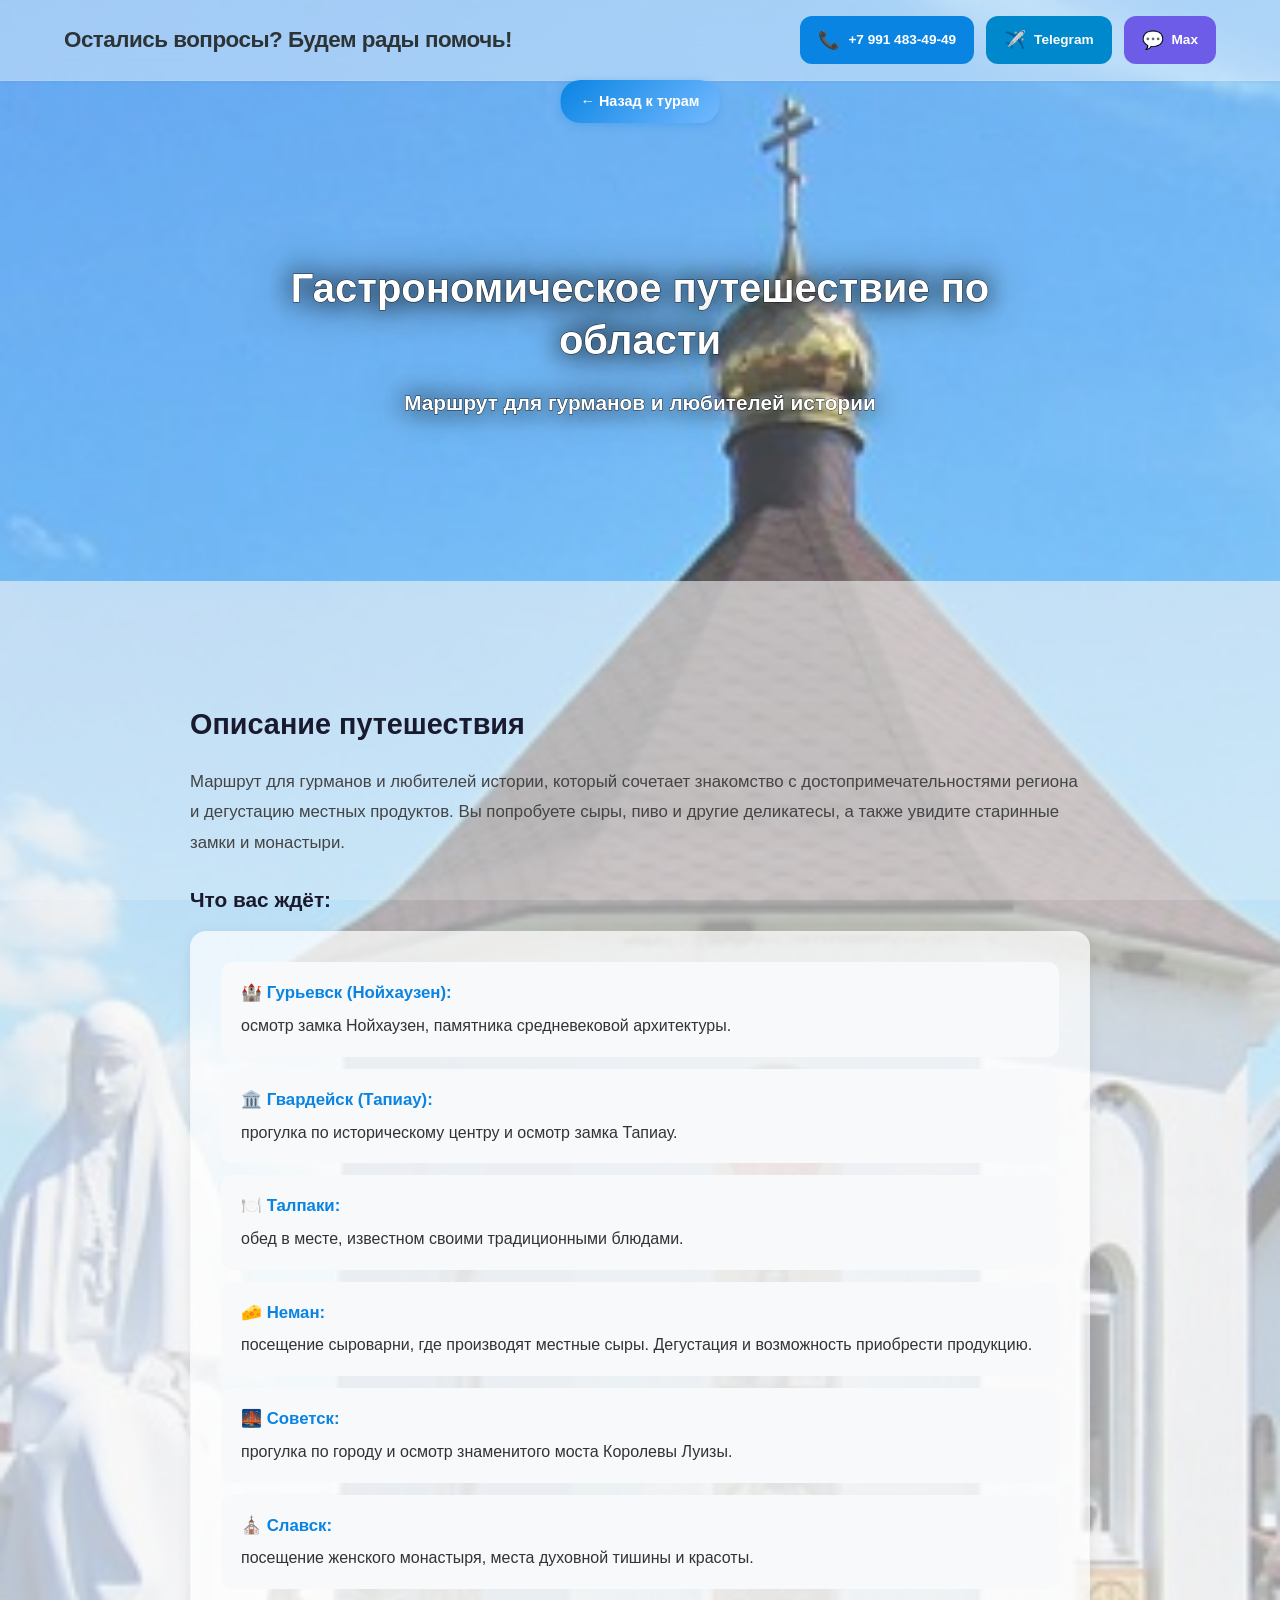
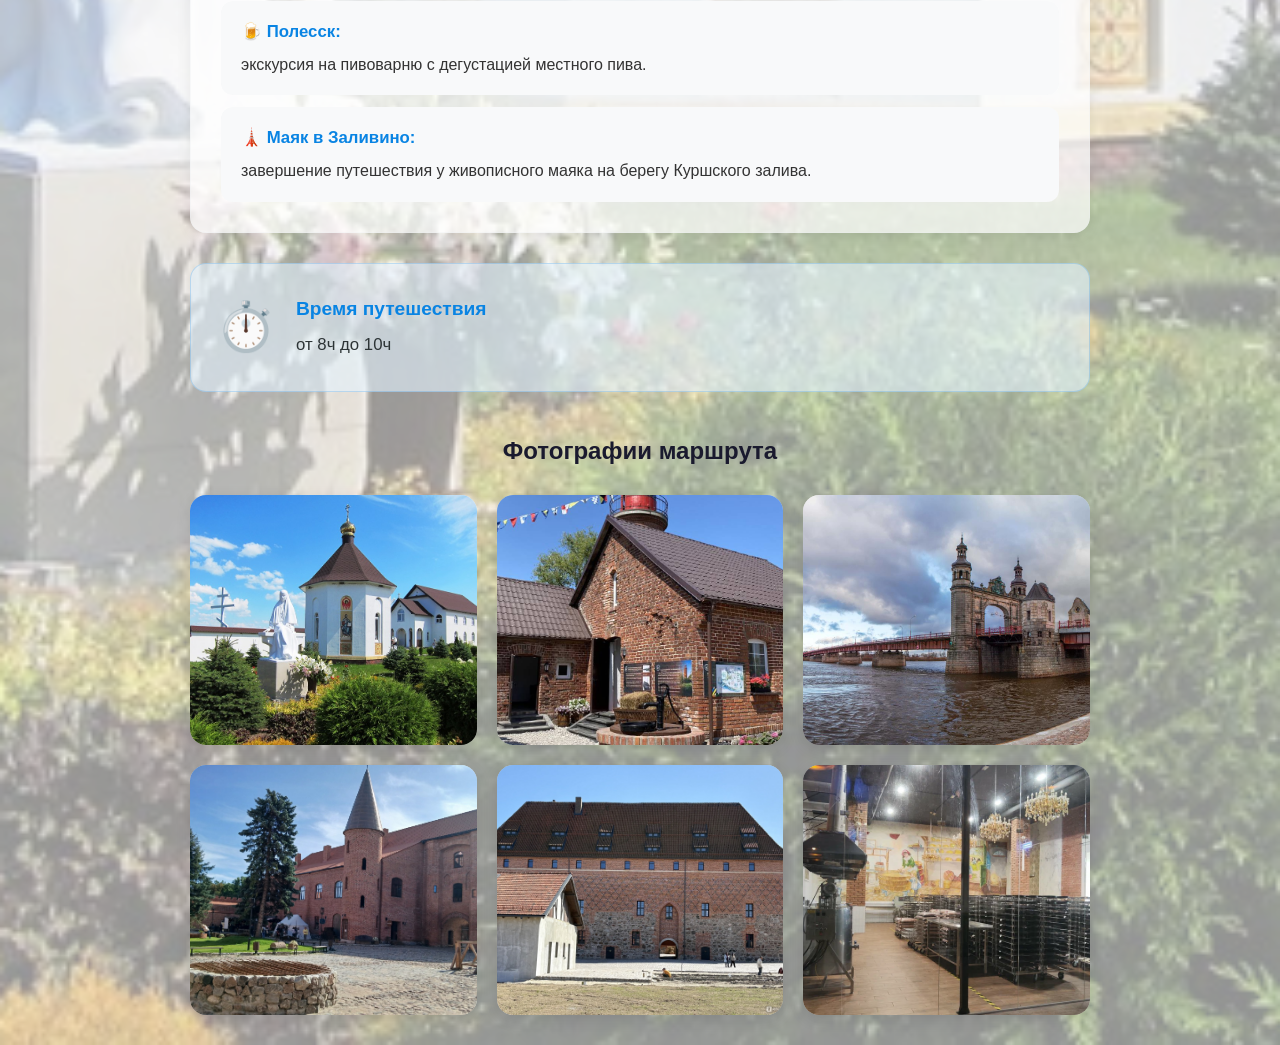
<file: tour5.html>
<!DOCTYPE html>
<html lang="ru">
<head>
    <meta charset="UTF-8">
    <meta name="viewport" content="width=device-width, initial-scale=1.0, maximum-scale=1.0, user-scalable=no">
    <meta name="description" content="Гастрономическое путешествие по области — дегустация местных продуктов и посещение замков">
    <meta name="apple-mobile-web-app-capable" content="yes">
    <meta name="apple-mobile-web-app-status-bar-style" content="black-translucent">
    <meta name="format-detection" content="telephone=no">
    <meta name="theme-color" content="#0984e3">
    <title>Гастрономическое путешествие по области | Прогулки по Калининграду</title>
    <link rel="stylesheet" href="styles.css">
    <link rel="stylesheet" href="tour-page.css">
    <style>
        body {
            background: #1a1a2e;
            background-image: url('images/51.jpg');
            background-repeat: no-repeat;
            background-position: center center;
            background-size: cover;
            background-attachment: scroll;
            -webkit-background-size: cover;
            -webkit-background-attachment: scroll;
            min-height: 100vh;
        }
        .tour-hero {
            background: transparent;
            min-height: 500px;
            padding-top: 20px;
        }
        .tour-hero-overlay { display: none; }
        .tour-hero-content {
            background: transparent;
            padding: 40px 20px;
        }
        .tour-hero-content h1,
        .tour-hero-content p {
            text-shadow: 0 0 25px rgba(0,0,0,1), 0 0 50px rgba(0,0,0,0.9);
            -webkit-text-stroke: 1px rgba(0,0,0,0.7);
            paint-order: stroke fill;
        }
    </style>
</head>
<body>
    <!-- Шапка с контактами -->
    <header class="header">
        <div class="container header-content">
            <div class="logo">
                <h1>Остались вопросы? Будем рады помочь!</h1>
            </div>
            <div class="contacts">
                <a href="tel:+79914834949" class="contact-link phone">
                    <span class="icon">📞</span>
                    <span>+7 991 483-49-49</span>
                </a>
                <a href="https://t.me/TravelKoenig" class="contact-link telegram" target="_blank" rel="noopener">
                    <span class="icon">✈️</span>
                    <span>Telegram</span>
                </a>
                <a href="https://max.ru/u/f9LHodD0cOI0Q3riG5p1h0fvbXR7h8BfbMCIhZy8dtgltUKm7D0QrIpbKLQ" class="contact-link max" target="_blank" rel="noopener">
                    <span class="icon">💬</span>
                    <span>Max</span>
                </a>
            </div>
        </div>
    </header>

    <!-- Кнопка назад -->
    <a href="index.html" class="btn-back">← Назад к турам</a>

    <!-- Заголовок тура -->
    <section class="tour-hero">
        <div class="tour-hero-content">
            <h1>Гастрономическое путешествие по области</h1>
            <p>Маршрут для гурманов и любителей истории</p>
        </div>
    </section>

    <!-- Основной контент -->
    <section class="tour-details">
        <div class="container">
            <div class="tour-info-grid">
                <div class="tour-description">
                    <h2>Описание путешествия</h2>
                    <p>Маршрут для гурманов и любителей истории, который сочетает знакомство с достопримечательностями региона и дегустацию местных продуктов. Вы попробуете сыры, пиво и другие деликатесы, а также увидите старинные замки и монастыри.</p>

                    <h3>Что вас ждёт:</h3>
                    <ul class="highlights">
                        <li><strong>🏰 Гурьевск (Нойхаузен):</strong> осмотр замка Нойхаузен, памятника средневековой архитектуры.</li>
                        <li><strong>🏛️ Гвардейск (Тапиау):</strong> прогулка по историческому центру и осмотр замка Тапиау.</li>
                        <li><strong>🍽️ Талпаки:</strong> обед в месте, известном своими традиционными блюдами.</li>
                        <li><strong>🧀 Неман:</strong> посещение сыроварни, где производят местные сыры. Дегустация и возможность приобрести продукцию.</li>
                        <li><strong>🌉 Советск:</strong> прогулка по городу и осмотр знаменитого моста Королевы Луизы.</li>
                        <li><strong>⛪ Славск:</strong> посещение женского монастыря, места духовной тишины и красоты.</li>
                        <li><strong>🍺 Полесск:</strong> экскурсия на пивоварню с дегустацией местного пива.</li>
                        <li><strong>🗼 Маяк в Заливино:</strong> завершение путешествия у живописного маяка на берегу Куршского залива.</li>
                    </ul>

                    <div class="tour-info-block">
                        <div class="info-item">
                            <span class="info-icon">⏱️</span>
                            <div class="info-content">
                                <h4>Время путешествия</h4>
                                <p>от 8ч до 10ч</p>
                            </div>
                        </div>
                    </div>

                    <div class="tour-gallery">
                        <h3>Фотографии маршрута</h3>
                        <div class="gallery-grid">
                            <div class="gallery-item"><img src="images/51.jpg" alt="Гастрономический тур 1" loading="lazy" onclick="openModal(0)"></div>
                            <div class="gallery-item"><img src="images/52.jpg" alt="Гастрономический тур 2" loading="lazy" onclick="openModal(1)"></div>
                            <div class="gallery-item"><img src="images/53.jpg" alt="Гастрономический тур 3" loading="lazy" onclick="openModal(2)"></div>
                            <div class="gallery-item"><img src="images/54.jpg" alt="Гастрономический тур 4" loading="lazy" onclick="openModal(3)"></div>
                            <div class="gallery-item"><img src="images/55.jpg" alt="Гастрономический тур 5" loading="lazy" onclick="openModal(4)"></div>
                            <div class="gallery-item"><img src="images/56.jpg" alt="Гастрономический тур 6" loading="lazy" onclick="openModal(5)"></div>
                        </div>
                    </div>

                    <!-- Модальное окно -->
                    <div id="imageModal" class="modal" onclick="closeModal()">
                        <span class="modal-close" onclick="closeModal(); event.stopPropagation();">&times;</span>
                        <button class="modal-prev" onclick="changeImage(-1); event.stopPropagation();">&#10094;</button>
                        <img class="modal-content" id="modalImage" onclick="event.stopPropagation();">
                        <button class="modal-next" onclick="changeImage(1); event.stopPropagation();">&#10095;</button>
                    </div>
                </div>
            </div>
        </div>
    </section>

    <script>
        const images = ['images/51.jpg', 'images/52.jpg', 'images/53.jpg', 'images/54.jpg', 'images/55.jpg', 'images/56.jpg'];
        let currentIndex = 0;

        function openModal(index) {
            currentIndex = index;
            document.getElementById('modalImage').src = images[currentIndex];
            document.getElementById('imageModal').style.display = 'flex';
            document.body.style.overflow = 'hidden';
        }

        function closeModal() {
            document.getElementById('imageModal').style.display = 'none';
            document.body.style.overflow = 'auto';
        }

        function changeImage(direction) {
            currentIndex += direction;
            if (currentIndex < 0) currentIndex = images.length - 1;
            if (currentIndex >= images.length) currentIndex = 0;
            document.getElementById('modalImage').src = images[currentIndex];
        }

        document.addEventListener('keydown', function(e) {
            if (e.key === 'Escape') closeModal();
            if (e.key === 'ArrowLeft') changeImage(-1);
            if (e.key === 'ArrowRight') changeImage(1);
        });
    </script>
</body>
</html>
</file>
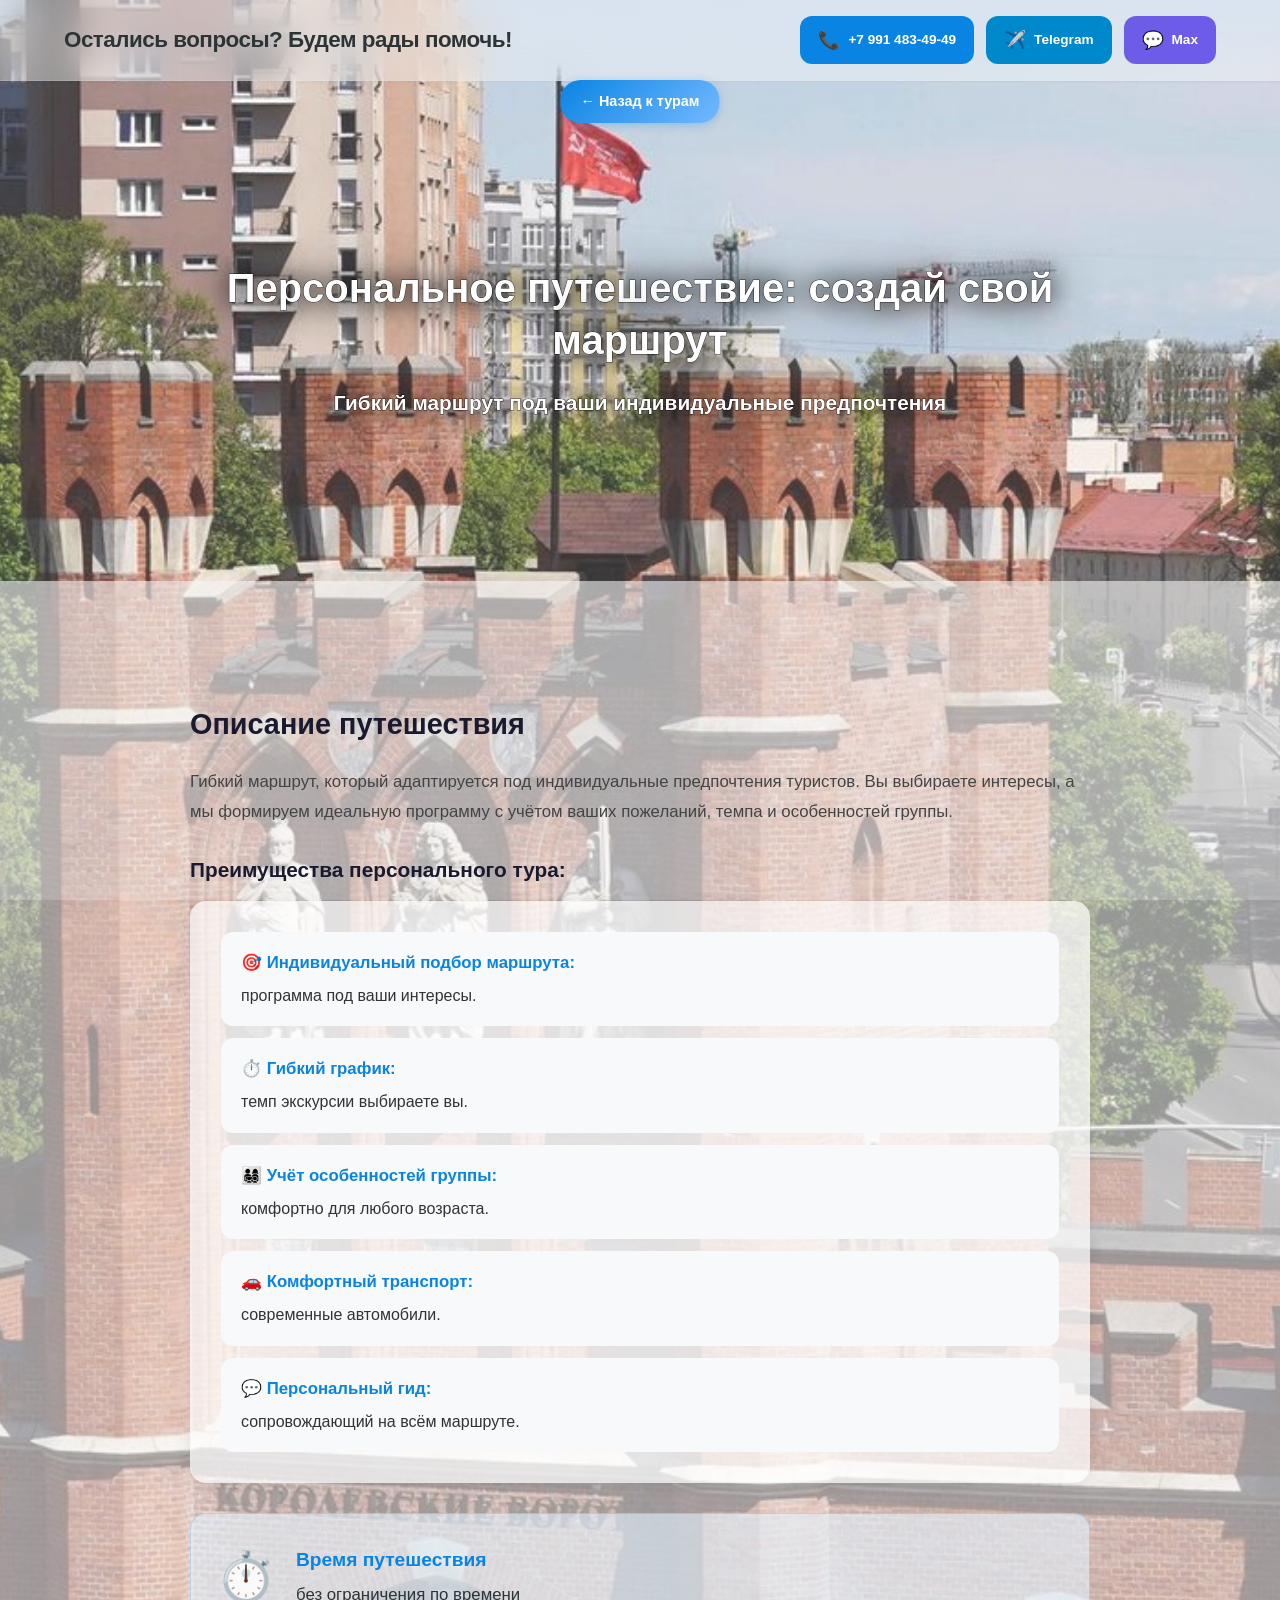
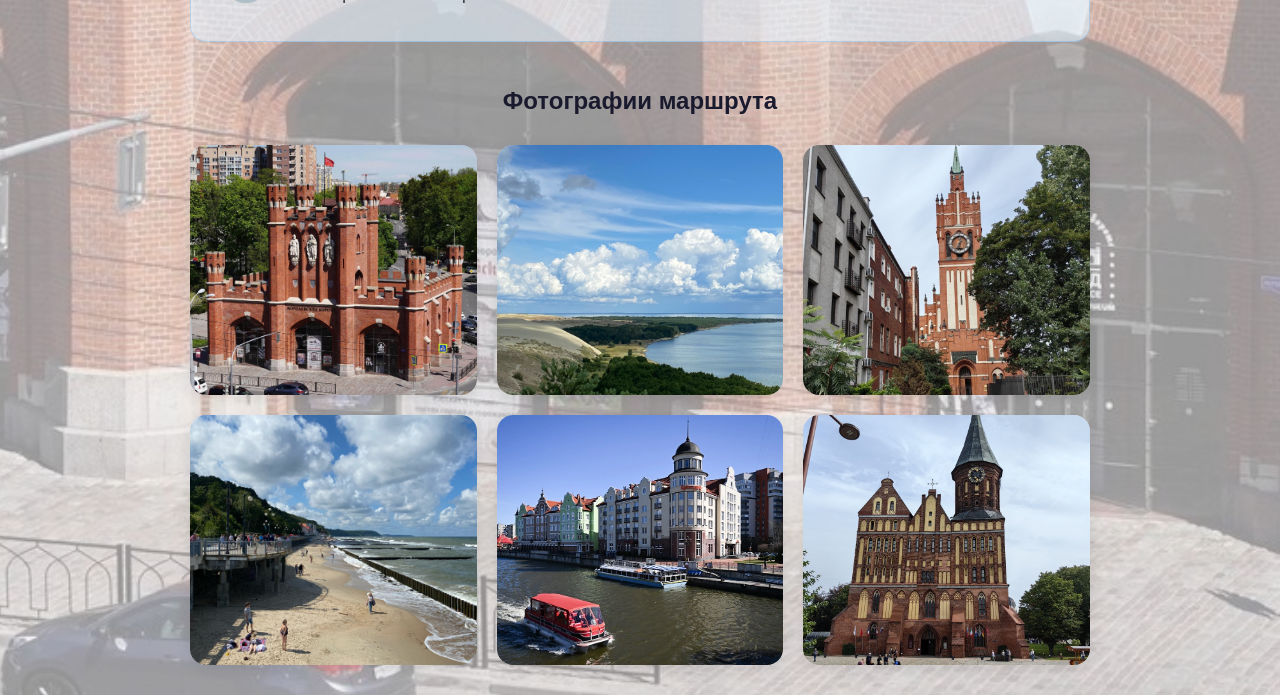
<file: tour6.html>
<!DOCTYPE html>
<html lang="ru">
<head>
    <meta charset="UTF-8">
    <meta name="viewport" content="width=device-width, initial-scale=1.0, maximum-scale=1.0, user-scalable=no">
    <meta name="description" content="Персональное путешествие: создай свой маршрут по Калининградской области — гибкая программа под ваши предпочтения">
    <meta name="apple-mobile-web-app-capable" content="yes">
    <meta name="apple-mobile-web-app-status-bar-style" content="black-translucent">
    <meta name="format-detection" content="telephone=no">
    <meta name="theme-color" content="#0984e3">
    <title>Персональное путешествие: создай свой маршрут | Прогулки по Калининграду</title>
    <link rel="stylesheet" href="styles.css">
    <link rel="stylesheet" href="tour-page.css">
    <style>
        body {
            background: #1a1a2e;
            background-image: url('images/61.jpg');
            background-repeat: no-repeat;
            background-position: center center;
            background-size: cover;
            background-attachment: scroll;
            -webkit-background-size: cover;
            -webkit-background-attachment: scroll;
            min-height: 100vh;
        }
        .tour-hero {
            background: transparent;
            min-height: 500px;
            padding-top: 20px;
        }
        .tour-hero-overlay { display: none; }
        .tour-hero-content {
            background: transparent;
            padding: 40px 20px;
        }
        .tour-hero-content h1,
        .tour-hero-content p {
            text-shadow: 0 0 25px rgba(0,0,0,1), 0 0 50px rgba(0,0,0,0.9);
            -webkit-text-stroke: 1px rgba(0,0,0,0.7);
            paint-order: stroke fill;
        }
    </style>
</head>
<body>
    <!-- Шапка с контактами -->
    <header class="header">
        <div class="container header-content">
            <div class="logo">
                <h1>Остались вопросы? Будем рады помочь!</h1>
            </div>
            <div class="contacts">
                <a href="tel:+79914834949" class="contact-link phone">
                    <span class="icon">📞</span>
                    <span>+7 991 483-49-49</span>
                </a>
                <a href="https://t.me/TravelKoenig" class="contact-link telegram" target="_blank" rel="noopener">
                    <span class="icon">✈️</span>
                    <span>Telegram</span>
                </a>
                <a href="https://max.ru/u/f9LHodD0cOI0Q3riG5p1h0fvbXR7h8BfbMCIhZy8dtgltUKm7D0QrIpbKLQ" class="contact-link max" target="_blank" rel="noopener">
                    <span class="icon">💬</span>
                    <span>Max</span>
                </a>
            </div>
        </div>
    </header>

    <!-- Кнопка назад -->
    <a href="index.html" class="btn-back">← Назад к турам</a>

    <!-- Заголовок тура -->
    <section class="tour-hero">
        <div class="tour-hero-content">
            <h1>Персональное путешествие: создай свой маршрут</h1>
            <p>Гибкий маршрут под ваши индивидуальные предпочтения</p>
        </div>
    </section>

    <!-- Основной контент -->
    <section class="tour-details">
        <div class="container">
            <div class="tour-info-grid">
                <div class="tour-description">
                    <h2>Описание путешествия</h2>
                    <p>Гибкий маршрут, который адаптируется под индивидуальные предпочтения туристов. Вы выбираете интересы, а мы формируем идеальную программу с учётом ваших пожеланий, темпа и особенностей группы.</p>

                    <h3>Преимущества персонального тура:</h3>
                    <ul class="highlights">
                        <li><strong>🎯 Индивидуальный подбор маршрута:</strong> программа под ваши интересы.</li>
                        <li><strong>⏱️ Гибкий график:</strong> темп экскурсии выбираете вы.</li>
                        <li><strong>👨‍👩‍👧‍👦 Учёт особенностей группы:</strong> комфортно для любого возраста.</li>
                        <li><strong>🚗 Комфортный транспорт:</strong> современные автомобили.</li>
                        <li><strong>💬 Персональный гид:</strong> сопровождающий на всём маршруте.</li>
                    </ul>

                    <div class="tour-info-block">
                        <div class="info-item">
                            <span class="info-icon">⏱️</span>
                            <div class="info-content">
                                <h4>Время путешествия</h4>
                                <p>без ограничения по времени</p>
                            </div>
                        </div>
                    </div>

                    <div class="tour-gallery">
                        <h3>Фотографии маршрута</h3>
                        <div class="gallery-grid">
                            <div class="gallery-item"><img src="images/61.jpg" alt="Персональный тур 1" loading="lazy" onclick="openModal(0)"></div>
                            <div class="gallery-item"><img src="images/62.jpg" alt="Персональный тур 2" loading="lazy" onclick="openModal(1)"></div>
                            <div class="gallery-item"><img src="images/63.jpg" alt="Персональный тур 3" loading="lazy" onclick="openModal(2)"></div>
                            <div class="gallery-item"><img src="images/64.jpg" alt="Персональный тур 4" loading="lazy" onclick="openModal(3)"></div>
                            <div class="gallery-item"><img src="images/65.jpg" alt="Персональный тур 5" loading="lazy" onclick="openModal(4)"></div>
                            <div class="gallery-item"><img src="images/66.jpg" alt="Персональный тур 6" loading="lazy" onclick="openModal(5)"></div>
                        </div>
                    </div>

                    <!-- Модальное окно -->
                    <div id="imageModal" class="modal" onclick="closeModal()">
                        <span class="modal-close" onclick="closeModal(); event.stopPropagation();">&times;</span>
                        <button class="modal-prev" onclick="changeImage(-1); event.stopPropagation();">&#10094;</button>
                        <img class="modal-content" id="modalImage" onclick="event.stopPropagation();">
                        <button class="modal-next" onclick="changeImage(1); event.stopPropagation();">&#10095;</button>
                    </div>
                </div>
            </div>
        </div>
    </section>

    <script>
        const images = ['images/61.jpg', 'images/62.jpg', 'images/63.jpg', 'images/64.jpg', 'images/65.jpg', 'images/66.jpg'];
        let currentIndex = 0;

        function openModal(index) {
            currentIndex = index;
            document.getElementById('modalImage').src = images[currentIndex];
            document.getElementById('imageModal').style.display = 'flex';
            document.body.style.overflow = 'hidden';
        }

        function closeModal() {
            document.getElementById('imageModal').style.display = 'none';
            document.body.style.overflow = 'auto';
        }

        function changeImage(direction) {
            currentIndex += direction;
            if (currentIndex < 0) currentIndex = images.length - 1;
            if (currentIndex >= images.length) currentIndex = 0;
            document.getElementById('modalImage').src = images[currentIndex];
        }

        document.addEventListener('keydown', function(e) {
            if (e.key === 'Escape') closeModal();
            if (e.key === 'ArrowLeft') changeImage(-1);
            if (e.key === 'ArrowRight') changeImage(1);
        });
    </script>
</body>
</html>
</file>
<file: styles.css>
/* Современные стили для сайта */
* {
    margin: 0;
    padding: 0;
    box-sizing: border-box;
    -webkit-box-sizing: border-box;
}

body {
    font-family: -apple-system, BlinkMacSystemFont, 'Segoe UI', Roboto, 'Helvetica Neue', Arial, sans-serif;
    line-height: 1.6;
    color: #2d3436;
    background: url('images/7jhm8zhfecop343gte4a6ejj5nwlr622.jpg') no-repeat center center/cover;
    background-attachment: fixed;
    -webkit-background-attachment: fixed;
    overflow-x: hidden;
    min-height: 100vh;
    -webkit-font-smoothing: antialiased;
    -moz-osx-font-smoothing: grayscale;
}

body::before {
    content: '';
    position: fixed;
    top: 0;
    left: 0;
    right: 0;
    bottom: 0;
    background: rgba(255, 255, 255, 0.2);
    z-index: -1;
}

.container {
    max-width: 1200px;
    margin: 0 auto;
    padding: 0 24px;
}

a {
    text-decoration: none;
    color: inherit;
    transition: all 0.3s cubic-bezier(0.4, 0, 0.2, 1);
}

/* Шапка */
.header {
    background: rgba(255, 255, 255, 0.4);
    -webkit-backdrop-filter: blur(20px);
    backdrop-filter: blur(20px);
    border-bottom: 1px solid rgba(232, 236, 239, 0.15);
    padding: 16px 0;
    position: sticky;
    position: -webkit-sticky;
    top: 0;
    z-index: 1000;
    box-shadow: 0 1px 3px rgba(0, 0, 0, 0.04);
    -webkit-box-shadow: 0 1px 3px rgba(0, 0, 0, 0.04);
}

.header-content {
    display: flex;
    justify-content: space-between;
    align-items: center;
    flex-wrap: wrap;
    gap: 20px;
}

.logo h1 {
    font-size: 1.4rem;
    font-weight: 700;
    color: #2d3436;
    letter-spacing: -0.5px;
}

.logo h1 a {
    color: inherit;
    transition: opacity 0.3s ease;
}

.logo h1 a:hover {
    opacity: 0.8;
}

.contacts {
    display: flex;
    gap: 12px;
    flex-wrap: wrap;
}

.contact-link {
    display: flex;
    align-items: center;
    gap: 8px;
    padding: 10px 18px;
    border-radius: 12px;
    transition: all 0.2s ease;
    font-size: 0.85rem;
    font-weight: 600;
    white-space: nowrap;
}

.contact-link .icon {
    font-size: 1.1rem;
}

.contact-link.phone {
    background: #0984e3;
    color: #fff;
}

.contact-link.phone:hover {
    background: #0870c0;
    transform: translateY(-1px);
}

.contact-link.telegram {
    background: #0088cc;
    color: #fff;
}

.contact-link.telegram:hover {
    background: #0077b5;
    transform: translateY(-1px);
}

.contact-link.max {
    background: #6c5ce7;
    color: #fff;
}

.contact-link.max:hover {
    background: #5b4cdb;
    transform: translateY(-1px);
}

/* Главный баннер */
.hero {
    position: relative;
    min-height: 650px;
    display: flex;
    display: -webkit-flex;
    align-items: center;
    -webkit-align-items: center;
    justify-content: center;
    -webkit-justify-content: center;
    text-align: center;
}

.hero::before {
    content: '';
    position: absolute;
    top: 0;
    left: 0;
    right: 0;
    bottom: 0;
    background: linear-gradient(135deg, rgba(20, 30, 48, 0.7) 0%, rgba(36, 59, 85, 0.6) 100%);
}

.hero-overlay {
    display: none;
}

.hero-content {
    position: relative;
    z-index: 1;
    color: #fff;
    padding: 40px 20px;
    max-width: 850px;
}

.hero-content h2 {
    font-size: 3rem;
    font-weight: 700;
    color: #fff;
    margin-bottom: 12px;
    line-height: 1.2;
    text-shadow: 0 2px 10px rgba(0, 0, 0, 0.5);
    -webkit-text-shadow: 0 2px 10px rgba(0, 0, 0, 0.5);
    font-family: -apple-system, BlinkMacSystemFont, 'Segoe UI', Roboto, 'Helvetica Neue', Arial, sans-serif;
    letter-spacing: 0;
}

.hero-subtitle {
    font-size: 1.4rem;
    color: #74b9ff;
    margin-bottom: 30px;
    font-weight: 500;
}

.hero-description {
    background: rgba(255, 255, 255, 0.1);
    backdrop-filter: blur(10px);
    padding: 28px;
    border-radius: 16px;
    border: 1px solid rgba(255, 255, 255, 0.15);
}

.hero-description p {
    font-size: 1.08rem;
    color: #f1f2f6;
    line-height: 1.75;
    margin-bottom: 14px;
}

.hero-description p:last-child {
    margin-bottom: 0;
}

.hero-transfer {
    margin-top: 20px;
    padding-top: 20px;
    border-top: 1px solid rgba(255, 255, 255, 0.3);
    font-size: 1rem;
    color: #74b9ff;
    line-height: 1.6;
}

.hero-transfer strong {
    color: #fff;
    font-weight: 600;
}

/* Секция с турами */
.tours {
    padding: 100px 0;
    background: rgba(248, 249, 250, 0.3);
    backdrop-filter: blur(5px);
}

.section-title {
    text-align: center;
    font-size: 2.5rem;
    font-weight: 800;
    color: #2d3436;
    margin-bottom: 60px;
    letter-spacing: -1px;
}

.section-title::after {
    content: '';
    display: block;
    width: 60px;
    height: 4px;
    background: linear-gradient(90deg, #0984e3, #74b9ff);
    margin: 20px auto 0;
    border-radius: 2px;
}

.tours-grid {
    display: grid;
    grid-template-columns: repeat(auto-fill, minmax(350px, 1fr));
    gap: 32px;
}

.tour-card {
    background: rgba(255, 255, 255, 0.85);
    -webkit-backdrop-filter: blur(15px);
    backdrop-filter: blur(15px);
    border-radius: 20px;
    -webkit-border-radius: 20px;
    overflow: hidden;
    box-shadow: 0 4px 20px rgba(0, 0, 0, 0.08);
    -webkit-box-shadow: 0 4px 20px rgba(0, 0, 0, 0.08);
    transition: all 0.35s cubic-bezier(0.4, 0, 0.2, 1);
    -webkit-transition: all 0.35s cubic-bezier(0.4, 0, 0.2, 1);
    border: 1px solid rgba(232, 236, 239, 0.4);
}

.tour-card:hover {
    transform: translateY(-8px);
    box-shadow: 0 20px 50px rgba(0, 0, 0, 0.12);
}

.tour-link {
    display: block;
    text-decoration: none;
    color: inherit;
}

.tour-image {
    height: 230px;
    overflow: hidden;
    background: -webkit-linear-gradient(135deg, #a8edea 0%, #fed6e3 100%);
    background: linear-gradient(135deg, #a8edea 0%, #fed6e3 100%);
}

.tour-image img {
    width: 100%;
    height: 100%;
    object-fit: cover;
    -webkit-object-fit: cover;
    transition: transform 0.5s ease;
    -webkit-transition: transform 0.5s ease;
}

.tour-card:hover .tour-image img {
    transform: scale(1.08);
}

.tour-image .placeholder {
    width: 100%;
    height: 100%;
    display: flex;
    align-items: center;
    justify-content: center;
    font-size: 5rem;
}

.tour-content {
    padding: 28px;
}

.tour-content h3 {
    font-size: 1.25rem;
    color: #1a1a2e;
    margin-bottom: 14px;
    line-height: 1.4;
    font-weight: 700;
}

.tour-content p {
    color: #4a5568;
    font-size: 0.98rem;
    line-height: 1.7;
    margin-bottom: 22px;
}

.btn {
    display: inline-block;
    background: linear-gradient(135deg, #0984e3 0%, #74b9ff 100%);
    color: #fff;
    padding: 13px 28px;
    border-radius: 12px;
    font-weight: 600;
    font-size: 0.95rem;
    transition: all 0.3s ease;
    box-shadow: 0 4px 15px rgba(9, 132, 227, 0.25);
}

.btn:hover {
    transform: translateY(-2px);
    box-shadow: 0 8px 25px rgba(9, 132, 227, 0.35);
}

/* Секция "О нас" */
.about {
    padding: 100px 0;
    background: rgba(255, 255, 255, 0.3);
    backdrop-filter: blur(5px);
}

.about-content {
    max-width: 850px;
    margin: 0 auto;
}

.about-subtitle {
    font-size: 1.9rem;
    color: #2d3436;
    margin-bottom: 45px;
    text-align: center;
    font-weight: 700;
    letter-spacing: -0.5px;
}

.about-subtitle::after {
    content: '';
    display: block;
    width: 50px;
    height: 3px;
    background: linear-gradient(90deg, #0984e3, #74b9ff);
    margin: 18px auto 0;
    border-radius: 2px;
}

.features-list {
    display: flex;
    flex-direction: column;
    gap: 20px;
    margin-bottom: 45px;
}

.feature-item {
    display: flex;
    gap: 22px;
    align-items: flex-start;
    padding: 26px;
    background: rgba(248, 249, 250, 0.35);
    backdrop-filter: blur(5px);
    border-radius: 16px;
    transition: all 0.3s ease;
    border: 1px solid rgba(232, 236, 239, 0.15);
}

.feature-item:hover {
    background: rgba(240, 244, 248, 0.45);
    transform: translateX(8px);
}

.feature-icon {
    font-size: 2.8rem;
    flex-shrink: 0;
}

.feature-text h4 {
    font-size: 1.1rem;
    color: #2d3436;
    margin-bottom: 10px;
    font-weight: 700;
}

.feature-text p {
    font-size: 0.95rem;
    color: #636e72;
    line-height: 1.65;
}

.about-cta {
    text-align: center;
    padding: 32px;
    background: linear-gradient(135deg, #667eea 0%, #764ba2 100%);
    border-radius: 20px;
    box-shadow: 0 15px 40px rgba(102, 126, 234, 0.25);
}

.about-cta-text {
    font-size: 1.08rem;
    color: #fff;
    margin-bottom: 14px;
    line-height: 1.85;
}

.about-cta-text strong {
    color: #fff;
    font-weight: 700;
}

/* Подвал */
.footer {
    background: rgba(45, 52, 54, 0.5);
    backdrop-filter: blur(10px);
    color: #b2bec3;
    padding: 50px 0 25px;
}

.footer-content {
    display: flex;
    justify-content: space-between;
    align-items: center;
    flex-wrap: wrap;
    gap: 30px;
    margin-bottom: 30px;
}

.footer-info h4 {
    font-size: 1.4rem;
    color: #fff;
    margin-bottom: 10px;
    font-weight: 700;
}

.footer-info p {
    color: #b2bec3;
    font-size: 0.93rem;
    line-height: 1.6;
}

.footer-contacts {
    display: flex;
    gap: 12px;
    flex-wrap: wrap;
}

.footer-bottom {
    text-align: center;
    padding-top: 25px;
    border-top: 1px solid rgba(255, 255, 255, 0.08);
    color: #888;
    font-size: 0.88rem;
}

/* Секция отзывов */
.reviews {
    padding: 100px 0;
    background: rgba(255, 255, 255, 0.4);
    backdrop-filter: blur(5px);
}

.reviews-images {
    display: flex;
    flex-direction: row;
    gap: 30px;
    align-items: center;
    justify-content: center;
    flex-wrap: wrap;
}

.reviews-images img {
    max-width: 100%;
    width: 100%;
    max-width: 350px;
    border-radius: 16px;
    box-shadow: 0 4px 20px rgba(0, 0, 0, 0.1);
    transition: all 0.35s cubic-bezier(0.4, 0, 0.2, 1);
    cursor: pointer;
}

.reviews-images img:hover {
    transform: scale(1.02);
    box-shadow: 0 15px 40px rgba(0, 0, 0, 0.15);
}

/* Адаптивность для планшетов */
@media (max-width: 992px) {
    .hero {
        min-height: 550px;
    }
    
    .hero-content h2 {
        font-size: 2.4rem;
    }
    
    .section-title {
        font-size: 2rem;
    }
    
    .tours-grid {
        grid-template-columns: repeat(auto-fill, minmax(300px, 1fr));
    }
}

/* Адаптивность для мобильных */
@media (max-width: 768px) {
    .header {
        padding: 14px 0;
    }
    
    .header-content {
        flex-direction: column;
        text-align: center;
        gap: 14px;
    }
    
    .logo h1 {
        font-size: 1.25rem;
    }
    
    .contacts {
        width: 100%;
        justify-content: center;
        gap: 8px;
    }
    
    .contact-link {
        padding: 9px 14px;
        font-size: 0.8rem;
    }
    
    .hero {
        min-height: auto;
        padding: 80px 0 60px;
        background-attachment: scroll;
    }

    .hero-content h2 {
        font-size: 2.2rem;
    }

    .hero-subtitle {
        font-size: 1.1rem;
    }
    
    .hero-description {
        padding: 22px;
    }
    
    .hero-description p {
        font-size: 1rem;
    }
    
    .section-title {
        font-size: 1.7rem;
    }
    
    .tours, .about {
        padding: 60px 0;
    }

    .reviews {
        padding: 60px 0;
    }

    .reviews-images {
        gap: 20px;
    }
    
    .about-subtitle {
        font-size: 1.4rem;
    }
    
    .feature-item {
        flex-direction: column;
        align-items: center;
        text-align: center;
        gap: 14px;
        padding: 22px;
    }
    
    .feature-icon {
        font-size: 2.4rem;
    }
    
    .about-highlight {
        padding: 28px;
    }
    
    .about-highlight p {
        font-size: 1.02rem;
    }
    
    .footer-content {
        flex-direction: column;
        text-align: center;
        gap: 20px;
    }
    
    .footer-contacts {
        flex-direction: column;
        align-items: center;
        width: 100%;
    }
    
    .footer-contacts .contact-link {
        width: 100%;
        max-width: 280px;
        justify-content: center;
    }
}

/* Адаптивность для маленьких экранов */
@media (max-width: 480px) {
    .container {
        padding: 0 16px;
    }
    
    .logo h1 {
        font-size: 1.1rem;
    }
    
    .contact-link {
        padding: 8px 12px;
        font-size: 0.78rem;
    }
    
    .hero {
        padding: 60px 0 40px;
    }

    .hero-content h2 {
        font-size: 1.5rem;
    }

    .hero-subtitle {
        font-size: 0.95rem;
    }
    
    .hero-description {
        padding: 18px;
    }
    
    .hero-description p {
        font-size: 0.93rem;
    }
    
    .section-title {
        font-size: 1.45rem;
    }
    
    .tours-grid {
        gap: 20px;
    }
    
    .tour-content {
        padding: 22px;
    }
    
    .tour-content h3 {
        font-size: 1.1rem;
    }
    
    .tour-content p {
        font-size: 0.88rem;
    }
    
    .btn {
        padding: 12px 24px;
        font-size: 0.9rem;
        width: 100%;
    }
    
    .about-subtitle {
        font-size: 1.25rem;
    }
    
    .feature-item {
        padding: 18px;
    }
    
    .feature-text h4 {
        font-size: 1rem;
    }
    
    .feature-text p {
        font-size: 0.88rem;
    }
    
    .about-highlight {
        padding: 22px;
        border-radius: 16px;
    }
    
    .about-cta {
        padding: 22px;
    }
    
    .about-cta-text {
        font-size: 0.98rem;
    }
    
    .footer-info h4 {
        font-size: 1.15rem;
    }
    
    .footer-info p {
        font-size: 0.88rem;
    }
}

/* Адаптивность для очень маленьких экранов */
@media (max-width: 360px) {
    .hero-content h2 {
        font-size: 1.4rem;
    }
    
    .hero-subtitle {
        font-size: 0.88rem;
    }
    
    .section-title {
        font-size: 1.3rem;
    }
    
    .contact-link {
        padding: 7px 10px;
        font-size: 0.75rem;
    }
    
    .feature-icon {
        font-size: 2rem;
    }
}
</file>
<file: tour-page.css>
/* Стили для страниц туров */
.tour-hero {
    position: relative;
    height: 450px;
    background: transparent !important;
    display: flex;
    align-items: center;
    justify-content: center;
    text-align: center;
    contain: layout style;
}

/* Кнопка назад */
.btn-back {
    display: inline-block;
    background: -webkit-linear-gradient(135deg, #0984e3 0%, #74b9ff 100%);
    background: linear-gradient(135deg, #0984e3 0%, #74b9ff 100%);
    color: #fff;
    padding: 10px 20px;
    border-radius: 20px;
    -webkit-border-radius: 20px;
    font-weight: 600;
    font-size: 0.9rem;
    transition: all 0.3s ease;
    -webkit-transition: all 0.3s ease;
    box-shadow: 0 2px 10px rgba(9, 132, 227, 0.3);
    -webkit-box-shadow: 0 2px 10px rgba(9, 132, 227, 0.3);
    position: fixed !important;
    top: 80px !important;
    left: 50% !important;
    -webkit-transform: translateX(-50%) !important;
    transform: translateX(-50%) !important;
    z-index: 9999 !important;
    -webkit-backface-visibility: hidden;
    backface-visibility: hidden;
    -webkit-transform: translateZ(0);
    transform: translateZ(0);
}

.btn-back:hover {
    background: linear-gradient(135deg, #0870c0 0%, #5fa3e6 100%);
    transform: translateX(-50%) translateY(-2px);
    box-shadow: 0 4px 15px rgba(9, 132, 227, 0.4);
}

.tour-hero-overlay {
    display: none !important;
}

.tour-hero-content {
    position: relative;
    z-index: 1;
    color: #fff;
    padding: 40px 20px;
    max-width: 900px;
    background: transparent !important;
    text-align: center;
    -webkit-text-size-adjust: 100%;
    text-size-adjust: 100%;
}

.tour-hero-content h1 {
    font-size: 2.5rem;
    margin-bottom: 20px;
    text-shadow: 0 0 25px rgba(0, 0, 0, 1), 0 0 50px rgba(0, 0, 0, 0.9);
    -webkit-text-shadow: 0 0 25px rgba(0, 0, 0, 1), 0 0 50px rgba(0, 0, 0, 0.9);
    line-height: 1.3;
    -webkit-text-stroke: 1px rgba(0, 0, 0, 0.7);
    paint-order: stroke fill;
    font-weight: 800;
}

.tour-hero-content p {
    font-size: 1.3rem;
    text-shadow: 0 0 25px rgba(0, 0, 0, 1), 0 0 50px rgba(0, 0, 0, 0.9);
    -webkit-text-shadow: 0 0 25px rgba(0, 0, 0, 1), 0 0 50px rgba(0, 0, 0, 0.9);
    -webkit-text-stroke: 0.8px rgba(0, 0, 0, 0.7);
    paint-order: stroke fill;
    font-weight: 600;
    text-align: center;
}

.tour-details {
    padding: 120px 0 30px;
    background: rgba(245, 245, 245, 0.6);
}

.tour-info-grid {
    display: block;
    max-width: 900px;
    margin: 0 auto;
}

.tour-description h2 {
    font-size: 1.8rem;
    color: #1a1a2e;
    margin-bottom: 20px;
}

.tour-description h3 {
    font-size: 1.3rem;
    color: #1a1a2e;
    margin: 25px 0 15px;
}

.tour-description p {
    font-size: 1.05rem;
    line-height: 1.8;
    color: #444;
    margin-bottom: 20px;
}

.highlights {
    list-style: none;
    background: rgba(255, 255, 255, 0.7);
    padding: 30px;
    border-radius: 16px;
    box-shadow: 0 3px 15px rgba(0, 0, 0, 0.08);
    border: 1px solid rgba(232, 236, 239, 0.3);
}

.highlights li {
    padding: 18px 20px;
    margin-bottom: 12px;
    background: #f8f9fa;
    border-radius: 12px;
    font-size: 1rem;
    color: #333;
    line-height: 1.6;
}

.highlights li:last-child {
    margin-bottom: 0;
}

.highlights li strong {
    color: #0984e3;
    font-weight: 700;
    display: block;
    margin-bottom: 6px;
    font-size: 1.05rem;
}

.note {
    background: #fff3cd;
    border-left: 4px solid #ffc107;
    padding: 15px 20px;
    border-radius: 0 10px 10px 0;
    color: #856404;
    font-style: italic;
    margin-top: 20px;
}

/* Инфо-блок */
.tour-info-block {
    margin-top: 30px;
    padding: 25px;
    background: rgba(227, 242, 253, 0.6);
    border-radius: 16px;
    border: 1px solid rgba(9, 132, 227, 0.2);
}

.info-item {
    display: flex;
    align-items: center;
    gap: 20px;
}

.info-icon {
    font-size: 3rem;
    flex-shrink: 0;
}

.info-content h4 {
    font-size: 1.2rem;
    color: #0984e3;
    margin-bottom: 5px;
    font-weight: 700;
}

.info-content p {
    font-size: 1.05rem;
    color: #2d3436;
    margin: 0;
}

/* Галерея */
.tour-gallery {
    margin-top: 40px;
}

.tour-gallery h3 {
    font-size: 1.5rem;
    color: #1a1a2e;
    margin-bottom: 25px;
    text-align: center;
}

.gallery-grid {
    display: grid;
    grid-template-columns: repeat(auto-fill, minmax(280px, 1fr));
    gap: 20px;
}

.gallery-item {
    border-radius: 16px;
    -webkit-border-radius: 16px;
    overflow: hidden;
    box-shadow: 0 4px 15px rgba(0, 0, 0, 0.1);
    -webkit-box-shadow: 0 4px 15px rgba(0, 0, 0, 0.1);
    transition: transform 0.3s ease;
    -webkit-transition: transform 0.3s ease;
    background: rgba(255, 255, 255, 0.5);
}

.gallery-item:hover {
    transform: translateY(-5px);
    -webkit-transform: translateY(-5px);
}

.gallery-item img {
    width: 100%;
    height: 250px;
    object-fit: cover;
    -webkit-object-fit: cover;
    display: block;
}

/* Сайдбар */
.tour-sidebar {
    position: sticky;
    top: 100px;
    height: fit-content;
}

.tour-card-info {
    background: rgba(255, 255, 255, 0.7);
    padding: 25px;
    border-radius: 15px;
    box-shadow: 0 5px 25px rgba(0, 0, 0, 0.1);
}

.tour-card-info h3 {
    font-size: 1.3rem;
    color: #1a1a2e;
    margin-bottom: 12px;
}

.tour-card-info p {
    color: #666;
    margin-bottom: 20px;
    font-size: 0.95rem;
}

.sidebar-contacts {
    display: flex;
    flex-direction: column;
    gap: 12px;
}

.contact-btn {
    display: flex;
    align-items: center;
    justify-content: center;
    gap: 10px;
    padding: 14px 20px;
    border-radius: 25px;
    font-weight: 600;
    transition: all 0.3s ease;
    text-align: center;
}

.contact-btn .icon {
    font-size: 1.3rem;
}

.contact-btn.phone {
    background: #4fc3f7;
    color: #1a1a2e;
}

.contact-btn.phone:hover {
    background: #29b6f6;
    transform: translateY(-2px);
}

.contact-btn.telegram {
    background: #0088cc;
    color: #fff;
}

.contact-btn.telegram:hover {
    background: #0099e6;
    transform: translateY(-2px);
}

.contact-btn.max {
    background: #6c5ce7;
    color: #fff;
}

.contact-btn.max:hover {
    background: #7d6cec;
    transform: translateY(-2px);
}

/* Адаптивность для планшетов */
@media (max-width: 992px) {
    .tour-hero {
        height: 350px;
    }

    .tour-hero-content h1 {
        font-size: 1.9rem;
    }

    .tour-info-grid {
        gap: 25px;
    }
}

/* Адаптивность для кнопок на промежуточных разрешениях */
@media (min-width: 769px) and (max-width: 920px) {
    .btn-back {
        top: 120px !important;
    }

    .tour-details {
        padding-top: 180px;
    }
}

/* Адаптивность для мобильных */
@media (max-width: 768px) {
    .btn-back {
        top: 160px !important;
        padding: 8px 16px;
        font-size: 0.85rem;
    }

    .tour-details {
        padding: 230px 0 20px;
    }

    .tour-hero {
        height: 300px;
    }

    .tour-hero-content h1 {
        font-size: 1.6rem;
    }

    .tour-hero-content p {
        font-size: 1rem;
    }

    .tour-info-grid {
        grid-template-columns: 1fr;
        gap: 25px;
    }

    .tour-description h2 {
        font-size: 1.5rem;
    }

    .tour-description h3 {
        font-size: 1.2rem;
    }

    .tour-description p {
        font-size: 1rem;
    }

    .highlights {
        padding: 15px;
    }

    .highlights li {
        font-size: 0.95rem;
    }

    .tour-info-block {
        padding: 20px;
    }

    .info-item {
        flex-direction: column;
        text-align: center;
        gap: 15px;
    }

    .info-icon {
        font-size: 2.5rem;
    }

    .gallery-grid {
        grid-template-columns: 1fr;
    }
}

/* Адаптивность для маленьких экранов (менее 393px) */
@media (max-width: 392px) {
    .btn-back {
        top: 180px !important;
        padding: 6px 12px;
        font-size: 0.75rem;
    }

    .tour-details {
        padding: 260px 0 20px;
    }

    .tour-hero {
        height: 280px;
    }

    .tour-hero-content h1 {
        font-size: 1.4rem;
    }

    .tour-hero-content p {
        font-size: 0.95rem;
    }

    .header-content {
        gap: 10px;
    }

    .logo h1 {
        font-size: 1.1rem;
    }

    .contact-link {
        padding: 8px 12px;
        font-size: 0.75rem;
    }
}

/* Адаптивность для маленьких экранов */
@media (max-width: 480px) {
    .tour-hero {
        height: 250px;
    }
    
    .tour-hero-content h1 {
        font-size: 1.3rem;
        padding: 0 5px;
    }
    
    .tour-hero-content p {
        font-size: 0.9rem;
    }
    
    .tour-details {
        padding: 35px 0 20px;
    }
    
    .tour-info-grid {
        padding: 0;
    }
    
    .tour-description h2 {
        font-size: 1.3rem;
    }
    
    .tour-description h3 {
        font-size: 1.1rem;
    }
    
    .tour-description p {
        font-size: 0.95rem;
    }
    
    .tour-card-info {
        padding: 20px;
    }
    
    .tour-card-info h3 {
        font-size: 1.15rem;
    }
    
    .contact-btn {
        padding: 12px 15px;
        font-size: 0.9rem;
    }
}

/* Адаптивность для очень маленьких экранов */
@media (max-width: 360px) {
    .tour-hero {
        height: 220px;
    }
    
    .tour-hero-content h1 {
        font-size: 1.1rem;
    }
    
    .tour-description h2 {
        font-size: 1.2rem;
    }
    
    .highlights li {
        font-size: 0.9rem;
        padding: 10px 0;
    }
}

/* Модальное окно для фотографий */
.modal {
    display: none;
    display: -webkit-none;
    position: fixed;
    z-index: 2000;
    left: 0;
    top: 0;
    width: 100%;
    height: 100%;
    background-color: rgba(0, 0, 0, 0.95);
    -webkit-justify-content: center;
    justify-content: center;
    -webkit-align-items: center;
    align-items: center;
    -webkit-overflow-scrolling: touch;
}

.modal-content {
    max-width: 90%;
    max-height: 90%;
    border-radius: 10px;
    -webkit-border-radius: 10px;
    box-shadow: 0 0 30px rgba(0, 0, 0, 0.5);
    -webkit-box-shadow: 0 0 30px rgba(0, 0, 0, 0.5);
}

.modal-close {
    position: absolute;
    top: 20px;
    right: 30px;
    color: #fff;
    font-size: 40px;
    font-weight: bold;
    cursor: pointer;
    z-index: 2001;
    transition: color 0.3s ease;
    -webkit-transition: color 0.3s ease;
}

.modal-close:hover {
    color: #4fc3f7;
}

.modal-prev,
.modal-next {
    position: absolute;
    top: 50%;
    transform: translateY(-50%);
    background: rgba(255, 255, 255, 0.1);
    color: #fff;
    border: none;
    font-size: 40px;
    padding: 20px;
    cursor: pointer;
    transition: all 0.3s ease;
    border-radius: 5px;
}

.modal-prev:hover,
.modal-next:hover {
    background: rgba(79, 195, 247, 0.5);
}

.modal-prev {
    left: 20px;
}

.modal-next {
    right: 20px;
}

@media (max-width: 768px) {
    .modal-prev,
    .modal-next {
        font-size: 30px;
        padding: 15px;
    }
    
    .modal-prev {
        left: 10px;
    }
    
    .modal-next {
        right: 10px;
    }
    
    .modal-close {
        top: 15px;
        right: 20px;
        font-size: 35px;
    }
}
</file>
